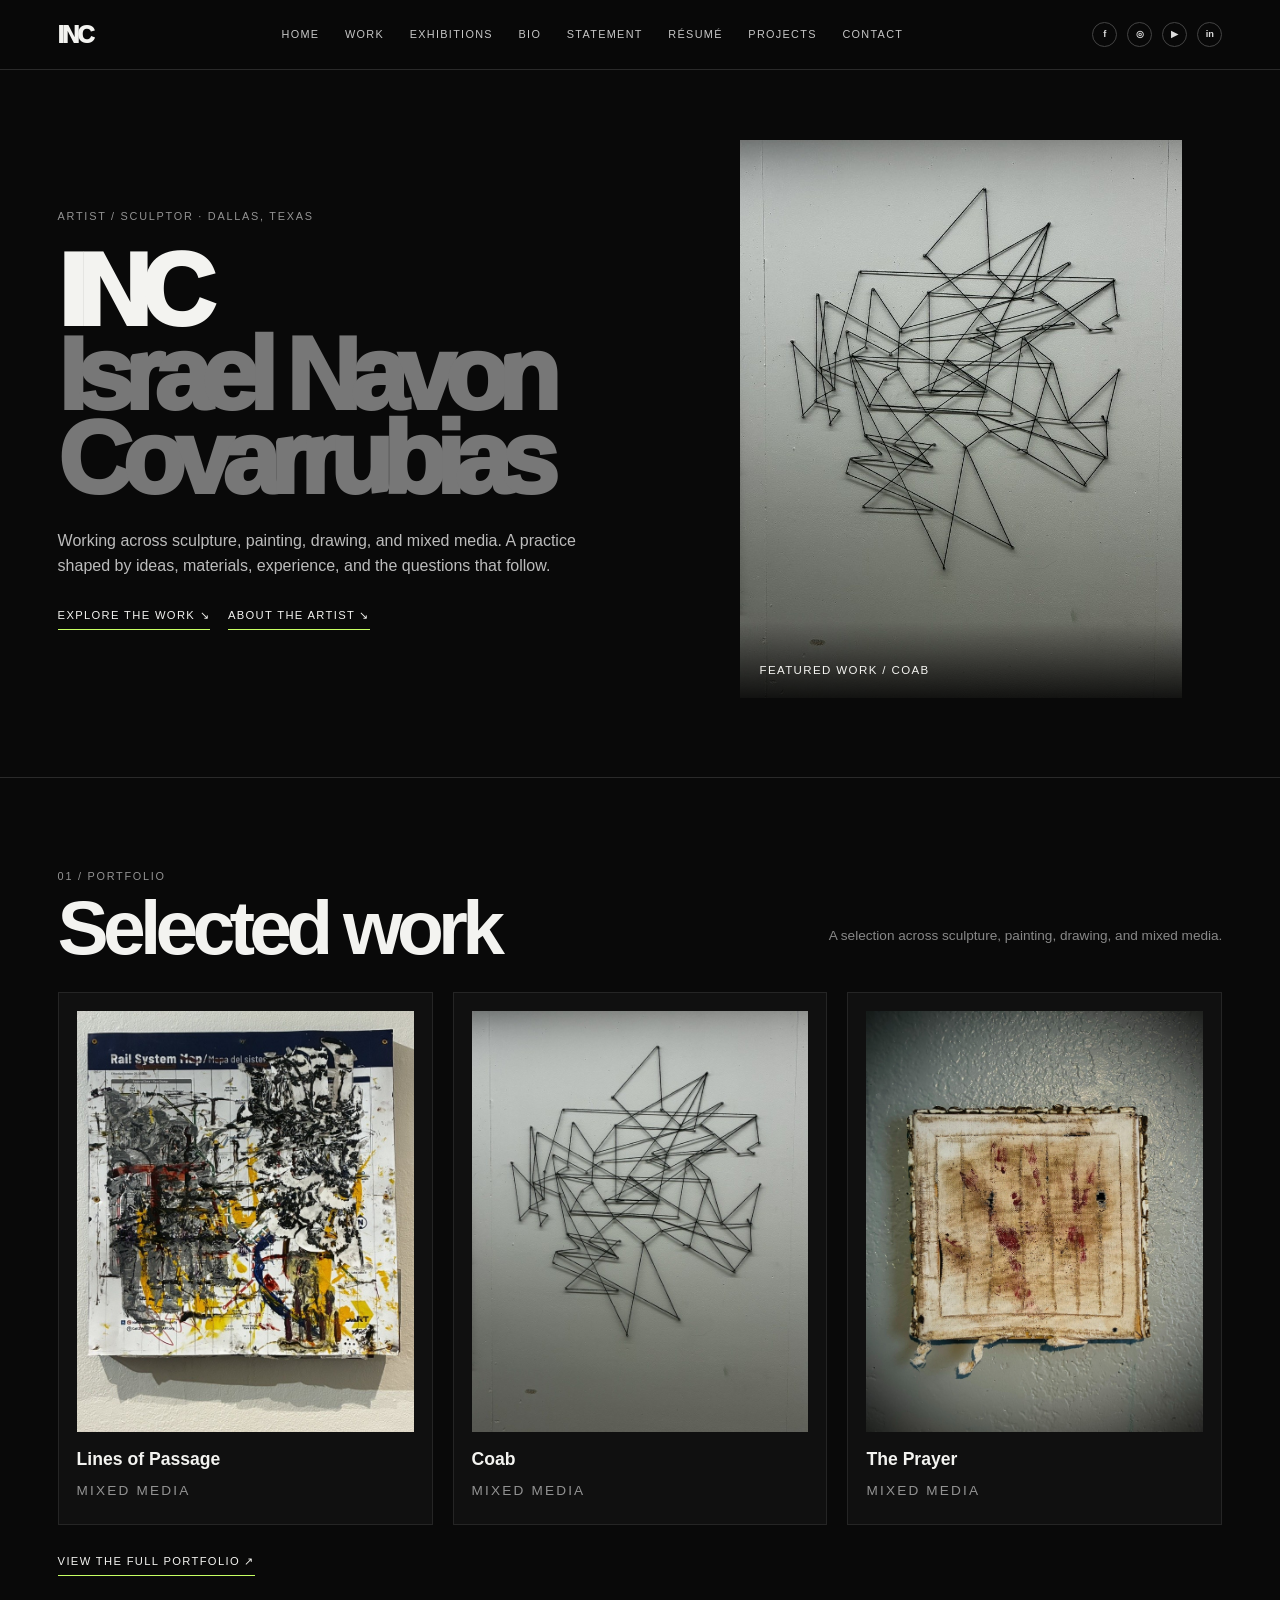
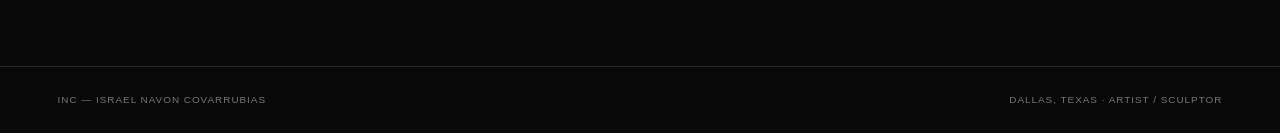
<file: index.html>
<!doctype html><html lang="en"><head><meta charset="utf-8"><meta name="viewport" content="width=device-width,initial-scale=1"><title>Home — INC</title><meta name="description" content="Official portfolio of Dallas-based artist Israel Navon Covarrubias."><meta name="theme-color" content="#090909"><link rel="stylesheet" href="styles.css"></head><body><nav><a class="logo" href="index.html" aria-label="INC home">INC</a><ul class="nav">
<li><a href="index.html">Home</a></li><li><a href="work.html">Work</a></li><li><a href="exhibitions.html">Exhibitions</a></li><li><a href="artist-bio.html">Bio</a></li><li><a href="artist-statement.html">Statement</a></li><li><a href="resume.html">Résumé</a></li><li><a href="projects.html">Projects</a></li><li><a href="contact.html">Contact</a></li></ul><div class="socials" aria-label="Social links">
<a href="https://www.facebook.com/share/1EYhy8aW3t/?mibextid=wwXIfr" aria-label="Facebook" title="Facebook" target="_blank" rel="noopener">f</a>
<a href="https://www.instagram.com/1nccy07/" aria-label="Instagram" title="Instagram" target="_blank" rel="noopener">◎</a>
<a href="https://youtube.com/@inc-yaw" aria-label="YouTube" title="YouTube" target="_blank" rel="noopener">▶</a>
<a href="https://www.linkedin.com/in/israel-covarrubias-417422427/" aria-label="LinkedIn" title="LinkedIn" target="_blank" rel="noopener">in</a></div></nav><main><header class="hero" id="home"><div><div class="eyebrow">Artist / Sculptor · Dallas, Texas</div><h1>INC<span>Israel Navon</span><span>Covarrubias</span></h1><p class="hero-copy">Working across sculpture, painting, drawing, and mixed media. A practice shaped by ideas, materials, experience, and the questions that follow.</p><div class="hero-actions"><a class="text-link" href="work.html">Explore the work ↘</a><a class="text-link" href="artist-bio.html">About the artist ↘</a></div></div><figure class="hero-art"><img src="images/coab-001.jpg" alt="Coab, artwork by Israel Navon Covarrubias"><figcaption>Featured work / Coab</figcaption></figure></header>
<section><div class="section-top"><div><div class="label">01 / Portfolio</div><h2>Selected work</h2></div><p class="section-note">A selection across sculpture, painting, drawing, and mixed media.</p></div><div class="page-grid">
<a class="page-card" href="work.html"><img src="images/lines-of-passage-101.jpg" alt="Lines of Passage"><h3>Lines of Passage</h3><p class="meta">Mixed Media</p></a>
<a class="page-card" href="work.html"><img src="images/coab-001.jpg" alt="Coab"><h3>Coab</h3><p class="meta">Mixed Media</p></a>
<a class="page-card" href="work.html"><img src="images/the-prayer-001.jpg" alt="The Prayer"><h3>The Prayer</h3><p class="meta">Mixed Media</p></a>
</div><div class="hero-actions"><a class="text-link" href="work.html">View the full portfolio ↗</a></div></section>
</main><footer><span>INC — Israel Navon Covarrubias</span><span>Dallas, Texas · Artist / Sculptor</span></footer></body></html>
</file>
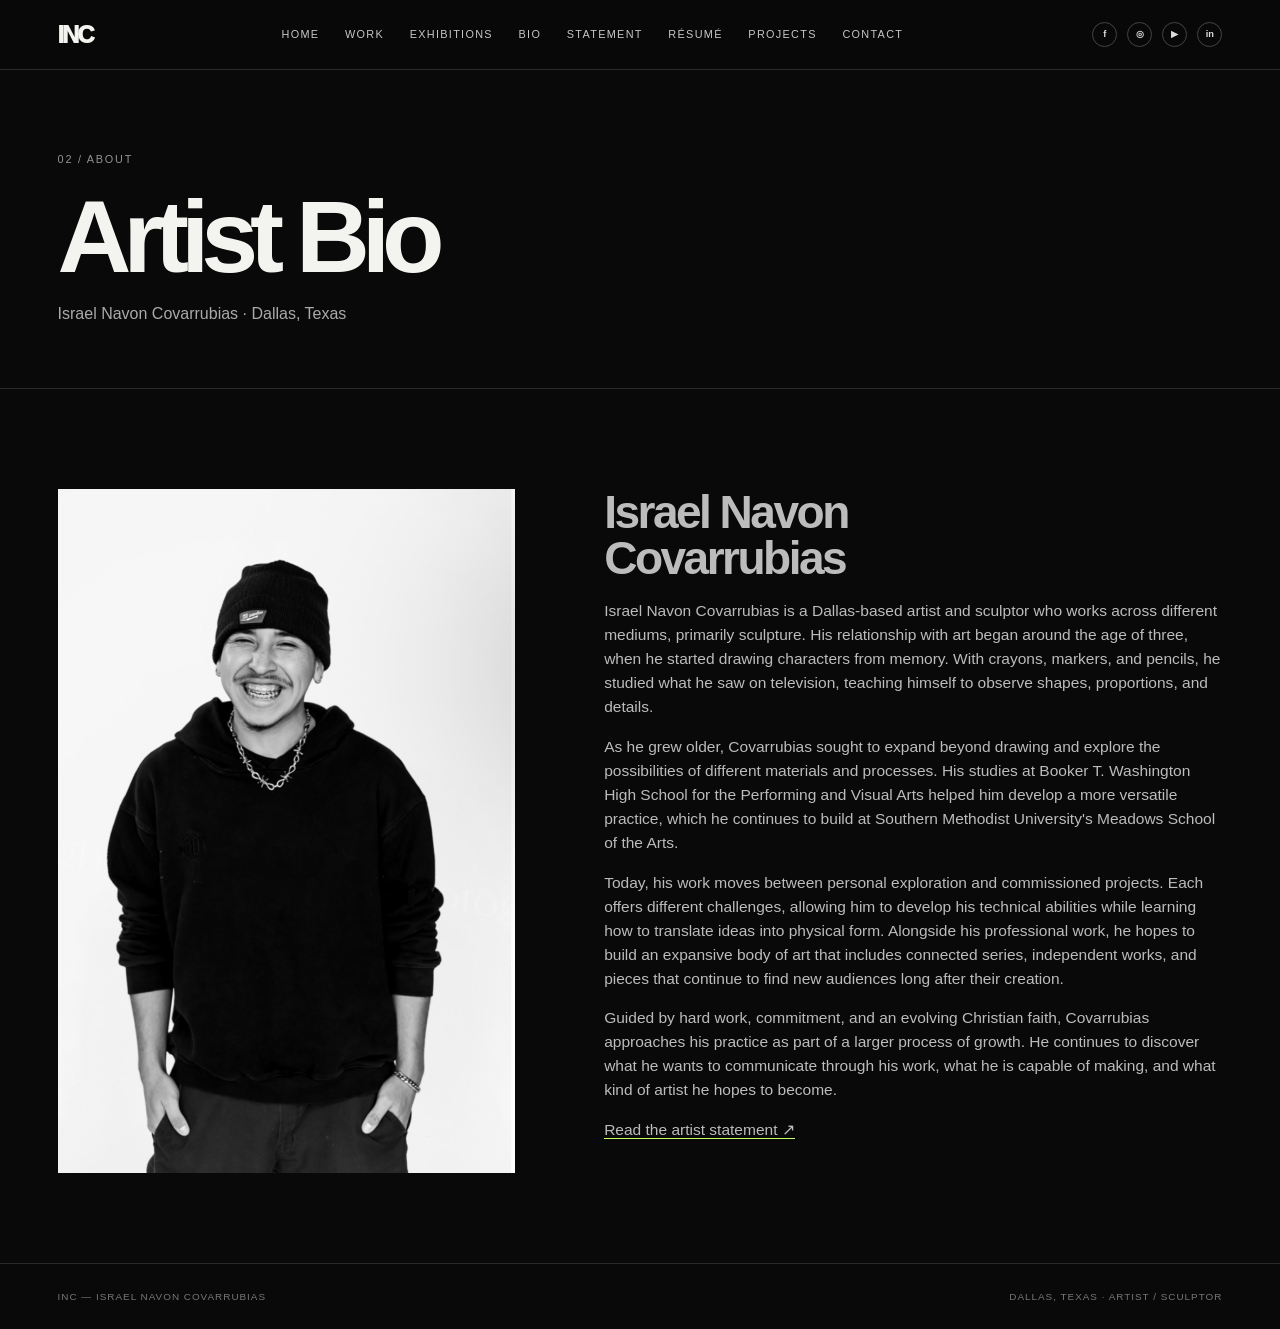
<file: artist-bio.html>
<!doctype html><html lang="en"><head><meta charset="utf-8"><meta name="viewport" content="width=device-width,initial-scale=1"><title>Artist Bio — INC</title><meta name="description" content="Official portfolio of Dallas-based artist Israel Navon Covarrubias."><meta name="theme-color" content="#090909"><link rel="stylesheet" href="styles.css"></head><body><nav><a class="logo" href="index.html" aria-label="INC home">INC</a><ul class="nav">
<li><a href="index.html">Home</a></li><li><a href="work.html">Work</a></li><li><a href="exhibitions.html">Exhibitions</a></li><li><a href="artist-bio.html">Bio</a></li><li><a href="artist-statement.html">Statement</a></li><li><a href="resume.html">Résumé</a></li><li><a href="projects.html">Projects</a></li><li><a href="contact.html">Contact</a></li></ul><div class="socials" aria-label="Social links">
<a href="https://www.facebook.com/share/1EYhy8aW3t/?mibextid=wwXIfr" aria-label="Facebook" title="Facebook" target="_blank" rel="noopener">f</a>
<a href="https://www.instagram.com/1nccy07/" aria-label="Instagram" title="Instagram" target="_blank" rel="noopener">◎</a>
<a href="https://youtube.com/@inc-yaw" aria-label="YouTube" title="YouTube" target="_blank" rel="noopener">▶</a>
<a href="https://www.linkedin.com/in/israel-covarrubias-417422427/" aria-label="LinkedIn" title="LinkedIn" target="_blank" rel="noopener">in</a></div></nav><main><header class="page-hero"><div class="eyebrow">02 / About</div><h1>Artist Bio</h1><p>Israel Navon Covarrubias · Dallas, Texas</p></header><section class="page-content"><div class="about-grid"><div><img class="portrait" src="images/portrait-black-white.jpeg" alt="Portrait of Israel Navon Covarrubias"></div><div class="about-text"><h2 class="about-title">Israel Navon<br>Covarrubias</h2><p>Israel Navon Covarrubias is a Dallas-based artist and sculptor who works across different mediums, primarily sculpture. His relationship with art began around the age of three, when he started drawing characters from memory. With crayons, markers, and pencils, he studied what he saw on television, teaching himself to observe shapes, proportions, and details.</p><p>As he grew older, Covarrubias sought to expand beyond drawing and explore the possibilities of different materials and processes. His studies at Booker T. Washington High School for the Performing and Visual Arts helped him develop a more versatile practice, which he continues to build at Southern Methodist University's Meadows School of the Arts.</p><p>Today, his work moves between personal exploration and commissioned projects. Each offers different challenges, allowing him to develop his technical abilities while learning how to translate ideas into physical form. Alongside his professional work, he hopes to build an expansive body of art that includes connected series, independent works, and pieces that continue to find new audiences long after their creation.</p><p>Guided by hard work, commitment, and an evolving Christian faith, Covarrubias approaches his practice as part of a larger process of growth. He continues to discover what he wants to communicate through his work, what he is capable of making, and what kind of artist he hopes to become.</p><p><a class="inline-link" href="artist-statement.html">Read the artist statement ↗</a></p></div></div></section></main><footer><span>INC — Israel Navon Covarrubias</span><span>Dallas, Texas · Artist / Sculptor</span></footer></body></html>
</file>
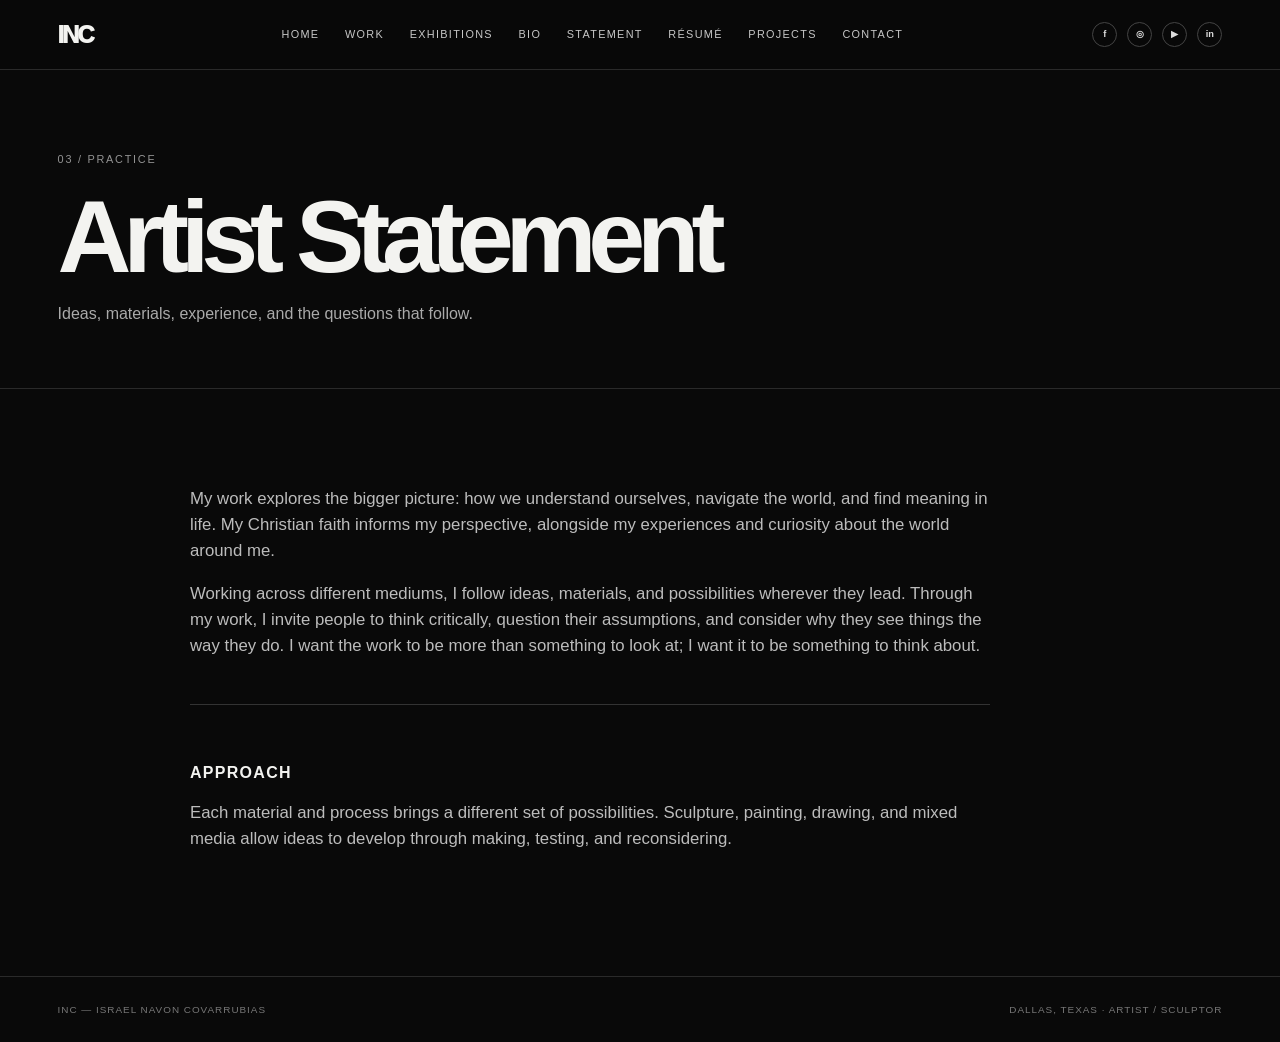
<file: artist-statement.html>
<!doctype html><html lang="en"><head><meta charset="utf-8"><meta name="viewport" content="width=device-width,initial-scale=1"><title>Artist Statement — INC</title><meta name="description" content="Official portfolio of Dallas-based artist Israel Navon Covarrubias."><meta name="theme-color" content="#090909"><link rel="stylesheet" href="styles.css"></head><body><nav><a class="logo" href="index.html" aria-label="INC home">INC</a><ul class="nav">
<li><a href="index.html">Home</a></li><li><a href="work.html">Work</a></li><li><a href="exhibitions.html">Exhibitions</a></li><li><a href="artist-bio.html">Bio</a></li><li><a href="artist-statement.html">Statement</a></li><li><a href="resume.html">Résumé</a></li><li><a href="projects.html">Projects</a></li><li><a href="contact.html">Contact</a></li></ul><div class="socials" aria-label="Social links">
<a href="https://www.facebook.com/share/1EYhy8aW3t/?mibextid=wwXIfr" aria-label="Facebook" title="Facebook" target="_blank" rel="noopener">f</a>
<a href="https://www.instagram.com/1nccy07/" aria-label="Instagram" title="Instagram" target="_blank" rel="noopener">◎</a>
<a href="https://youtube.com/@inc-yaw" aria-label="YouTube" title="YouTube" target="_blank" rel="noopener">▶</a>
<a href="https://www.linkedin.com/in/israel-covarrubias-417422427/" aria-label="LinkedIn" title="LinkedIn" target="_blank" rel="noopener">in</a></div></nav><main><header class="page-hero"><div class="eyebrow">03 / Practice</div><h1>Artist Statement</h1><p>Ideas, materials, experience, and the questions that follow.</p></header><section class="page-content"><div class="statement-page"><div class="about-text"><p>My work explores the bigger picture: how we understand ourselves, navigate the world, and find meaning in life. My Christian faith informs my perspective, alongside my experiences and curiosity about the world around me.</p><p>Working across different mediums, I follow ideas, materials, and possibilities wherever they lead. Through my work, I invite people to think critically, question their assumptions, and consider why they see things the way they do. I want the work to be more than something to look at; I want it to be something to think about.</p><div class="statement"><h3>Approach</h3><p>Each material and process brings a different set of possibilities. Sculpture, painting, drawing, and mixed media allow ideas to develop through making, testing, and reconsidering.</p></div></div></div></section></main><footer><span>INC — Israel Navon Covarrubias</span><span>Dallas, Texas · Artist / Sculptor</span></footer></body></html>
</file>
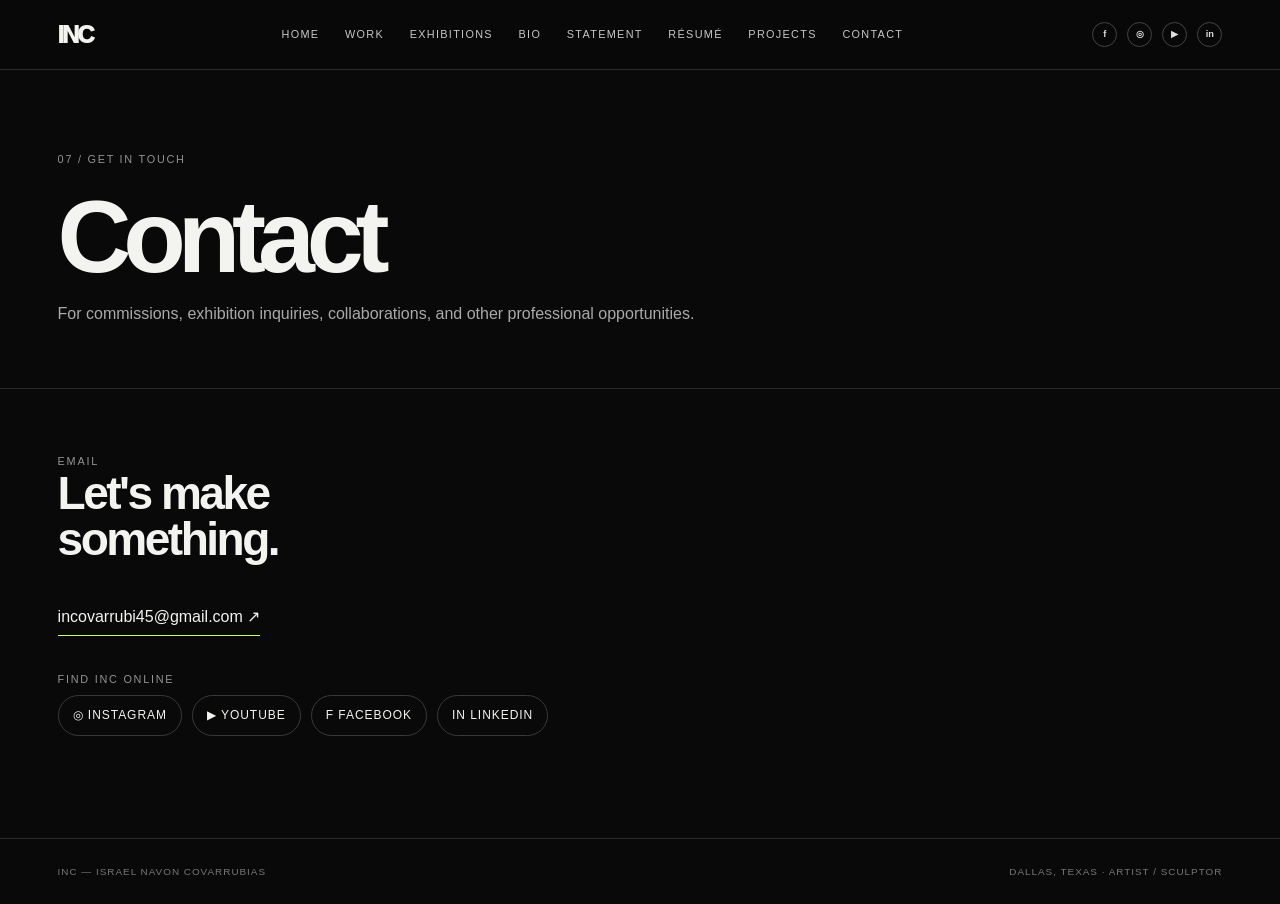
<file: contact.html>
<!doctype html><html lang="en"><head><meta charset="utf-8"><meta name="viewport" content="width=device-width,initial-scale=1"><title>Contact — INC</title><meta name="description" content="Official portfolio of Dallas-based artist Israel Navon Covarrubias."><meta name="theme-color" content="#090909"><link rel="stylesheet" href="styles.css"></head><body><nav><a class="logo" href="index.html" aria-label="INC home">INC</a><ul class="nav">
<li><a href="index.html">Home</a></li><li><a href="work.html">Work</a></li><li><a href="exhibitions.html">Exhibitions</a></li><li><a href="artist-bio.html">Bio</a></li><li><a href="artist-statement.html">Statement</a></li><li><a href="resume.html">Résumé</a></li><li><a href="projects.html">Projects</a></li><li><a href="contact.html">Contact</a></li></ul><div class="socials" aria-label="Social links">
<a href="https://www.facebook.com/share/1EYhy8aW3t/?mibextid=wwXIfr" aria-label="Facebook" title="Facebook" target="_blank" rel="noopener">f</a>
<a href="https://www.instagram.com/1nccy07/" aria-label="Instagram" title="Instagram" target="_blank" rel="noopener">◎</a>
<a href="https://youtube.com/@inc-yaw" aria-label="YouTube" title="YouTube" target="_blank" rel="noopener">▶</a>
<a href="https://www.linkedin.com/in/israel-covarrubias-417422427/" aria-label="LinkedIn" title="LinkedIn" target="_blank" rel="noopener">in</a></div></nav><main><header class="page-hero"><div class="eyebrow">07 / Get in touch</div><h1>Contact</h1><p>For commissions, exhibition inquiries, collaborations, and other professional opportunities.</p></header><section class="page-content contact"><div class="label">Email</div><h2>Let's make<br>something.</h2><a class="email" href="mailto:incovarrubi45@gmail.com">incovarrubi45@gmail.com ↗</a><div style="margin-top:35px"><div class="label">Find INC online</div><a class="social-link" href="https://www.instagram.com/1nccy07/" target="_blank" rel="noopener">◎ Instagram</a><a class="social-link" href="https://youtube.com/@inc-yaw" target="_blank" rel="noopener">▶ YouTube</a><a class="social-link" href="https://www.facebook.com/share/1EYhy8aW3t/?mibextid=wwXIfr" target="_blank" rel="noopener">f Facebook</a><a class="social-link" href="https://www.linkedin.com/in/israel-covarrubias-417422427/" target="_blank" rel="noopener">in LinkedIn</a></div></section></main><footer><span>INC — Israel Navon Covarrubias</span><span>Dallas, Texas · Artist / Sculptor</span></footer></body></html>
</file>
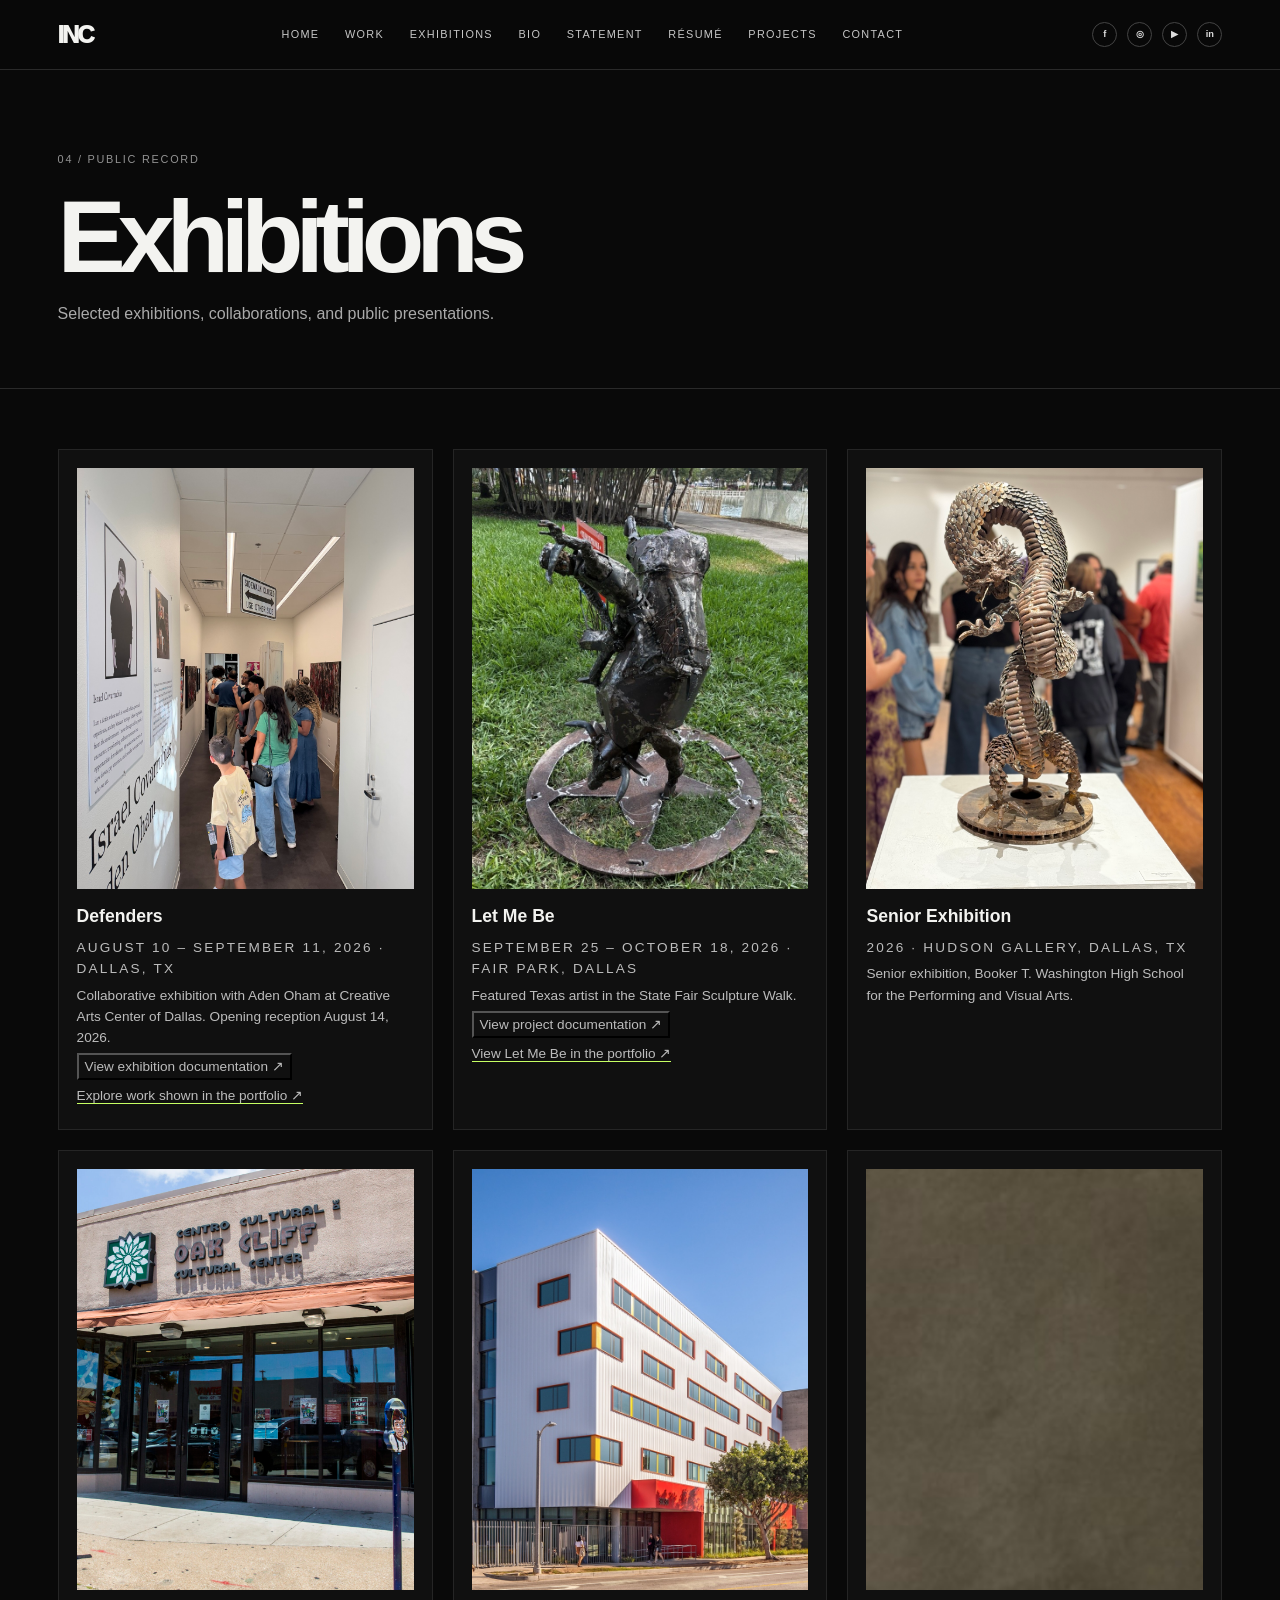
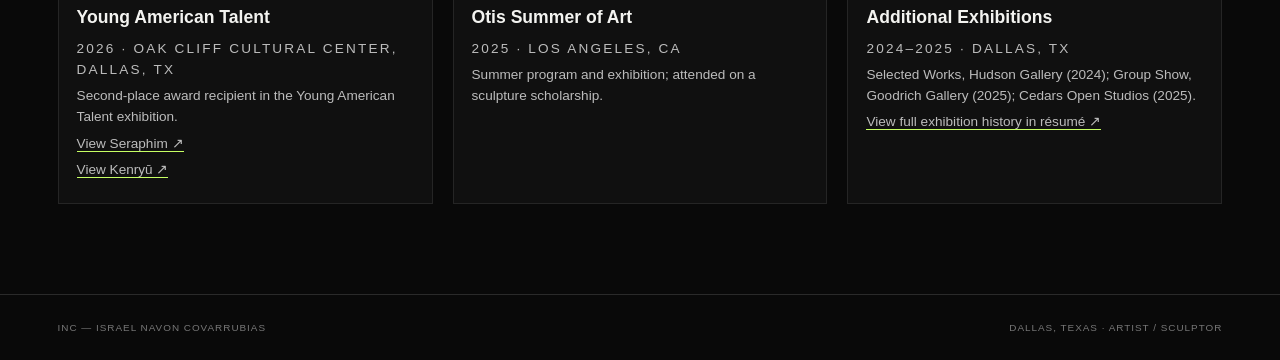
<file: exhibitions.html>
<!doctype html><html lang="en"><head><meta charset="utf-8"><meta name="viewport" content="width=device-width,initial-scale=1"><title>Exhibitions — INC</title><meta name="description" content="Official portfolio of Dallas-based artist Israel Navon Covarrubias."><meta name="theme-color" content="#090909"><link rel="stylesheet" href="styles.css"></head><body><nav><a class="logo" href="index.html" aria-label="INC home">INC</a><ul class="nav">
<li><a href="index.html">Home</a></li><li><a href="work.html">Work</a></li><li><a href="exhibitions.html">Exhibitions</a></li><li><a href="artist-bio.html">Bio</a></li><li><a href="artist-statement.html">Statement</a></li><li><a href="resume.html">Résumé</a></li><li><a href="projects.html">Projects</a></li><li><a href="contact.html">Contact</a></li></ul><div class="socials" aria-label="Social links">
<a href="https://www.facebook.com/share/1EYhy8aW3t/?mibextid=wwXIfr" aria-label="Facebook" title="Facebook" target="_blank" rel="noopener">f</a>
<a href="https://www.instagram.com/1nccy07/" aria-label="Instagram" title="Instagram" target="_blank" rel="noopener">◎</a>
<a href="https://youtube.com/@inc-yaw" aria-label="YouTube" title="YouTube" target="_blank" rel="noopener">▶</a>
<a href="https://www.linkedin.com/in/israel-covarrubias-417422427/" aria-label="LinkedIn" title="LinkedIn" target="_blank" rel="noopener">in</a></div></nav><main><header class="page-hero"><div class="eyebrow">04 / Public record</div><h1>Exhibitions</h1><p>Selected exhibitions, collaborations, and public presentations.</p></header><section class="page-content"><div class="page-grid">
<article class="page-card"><img src="images/defenders-gallery-view.jpeg" alt="Defenders exhibition installation"><h3>Defenders</h3><p class="meta">August 10 – September 11, 2026 · Dallas, TX</p><p>Collaborative exhibition with Aden Oham at Creative Arts Center of Dallas. Opening reception August 14, 2026.</p><p><button class="inline-link gallery-open" data-title="Defenders — exhibition documentation" data-images="images/defenders-gallery-view.jpeg|images/defenders-gallery-candid.jpeg|images/defenders-audience-wide.jpeg|images/defenders-audience-close.jpeg|images/defenders-original-flyer.png">View exhibition documentation ↗</button></p><p><a class="inline-link" href="work.html">Explore work shown in the portfolio ↗</a></p></article>
<article class="page-card"><img src="images/let-me-be-002.jpg" alt="Let Me Be in its silver finish"><h3>Let Me Be</h3><p class="meta">September 25 – October 18, 2026 · Fair Park, Dallas</p><p>Featured Texas artist in the State Fair Sculpture Walk.</p><p><button class="inline-link gallery-open" data-title="Let Me Be — State Fair documentation" data-images="images/let-me-be-002.jpg|images/let-me-be-004.jpg|images/let-me-be-001.jpg|images/let-me-be-state-fair-installation.jpeg|images/state-fair-flyer.png">View project documentation ↗</button></p><p><a class="inline-link" href="work.html">View Let Me Be in the portfolio ↗</a></p></article>
<article class="page-card"><img src="images/senior-exhibition-2026.jpeg" alt="Artwork displayed for the 2026 Senior Exhibition"><h3>Senior Exhibition</h3><p class="meta">2026 · Hudson Gallery, Dallas, TX</p><p>Senior exhibition, Booker T. Washington High School for the Performing and Visual Arts.</p></article>
<article class="page-card"><img src="images/young-american-talent-oak-cliff.jpeg" alt="Oak Cliff Cultural Center, venue for Young American Talent"><h3>Young American Talent</h3><p class="meta">2026 · Oak Cliff Cultural Center, Dallas, TX</p><p>Second-place award recipient in the Young American Talent exhibition.</p><p><a class="inline-link" href="work.html#seraphim">View Seraphim ↗</a></p><p><a class="inline-link" href="work.html#kenryu">View Kenryū ↗</a></p></article>
<article class="page-card"><img src="images/otis-summer-of-art-campus.jpeg" alt="Otis College campus in Los Angeles"><h3>Otis Summer of Art</h3><p class="meta">2025 · Los Angeles, CA</p><p>Summer program and exhibition; attended on a sculpture scholarship.</p></article>
<article class="page-card"><img src="images/additional-exhibitions.jpeg" alt="Additional exhibition documentation"><h3>Additional Exhibitions</h3><p class="meta">2024–2025 · Dallas, TX</p><p>Selected Works, Hudson Gallery (2024); Group Show, Goodrich Gallery (2025); Cedars Open Studios (2025).</p><p><a class="inline-link" href="resume.html#exhibition-history">View full exhibition history in résumé ↗</a></p></article></div></section><div class="flyer-modal" id="flyer-modal" aria-hidden="true"><div class="flyer-modal-inner"><div class="flyer-modal-head"><strong id="flyer-title">Exhibition documentation</strong><button type="button" id="flyer-close" aria-label="Close documentation">×</button></div><div id="flyer-gallery" class="page-grid"></div></div></div></main><footer><span>INC — Israel Navon Covarrubias</span><span>Dallas, Texas · Artist / Sculptor</span></footer><script>const fm=document.getElementById('flyer-modal'),fg=document.getElementById('flyer-gallery'),ft=document.getElementById('flyer-title');document.querySelectorAll('.gallery-open').forEach(b=>b.addEventListener('click',()=>{fg.innerHTML='';ft.textContent=b.dataset.title;b.dataset.images.split('|').forEach((src,i)=>{const a=document.createElement('a');a.href=src;a.target='_blank';a.rel='noopener';a.className='page-card';const im=document.createElement('img');im.src=src;im.alt=b.dataset.title+' '+(i+1);a.appendChild(im);fg.appendChild(a)});fm.classList.add('open');fm.setAttribute('aria-hidden','false');document.body.style.overflow='hidden'}));function closeFlyer(){fm.classList.remove('open');fm.setAttribute('aria-hidden','true');fg.innerHTML='';document.body.style.overflow=''}document.getElementById('flyer-close').addEventListener('click',closeFlyer);fm.addEventListener('click',e=>{if(e.target===fm)closeFlyer()});document.addEventListener('keydown',e=>{if(e.key==='Escape')closeFlyer()});</script></body></html>
</file>
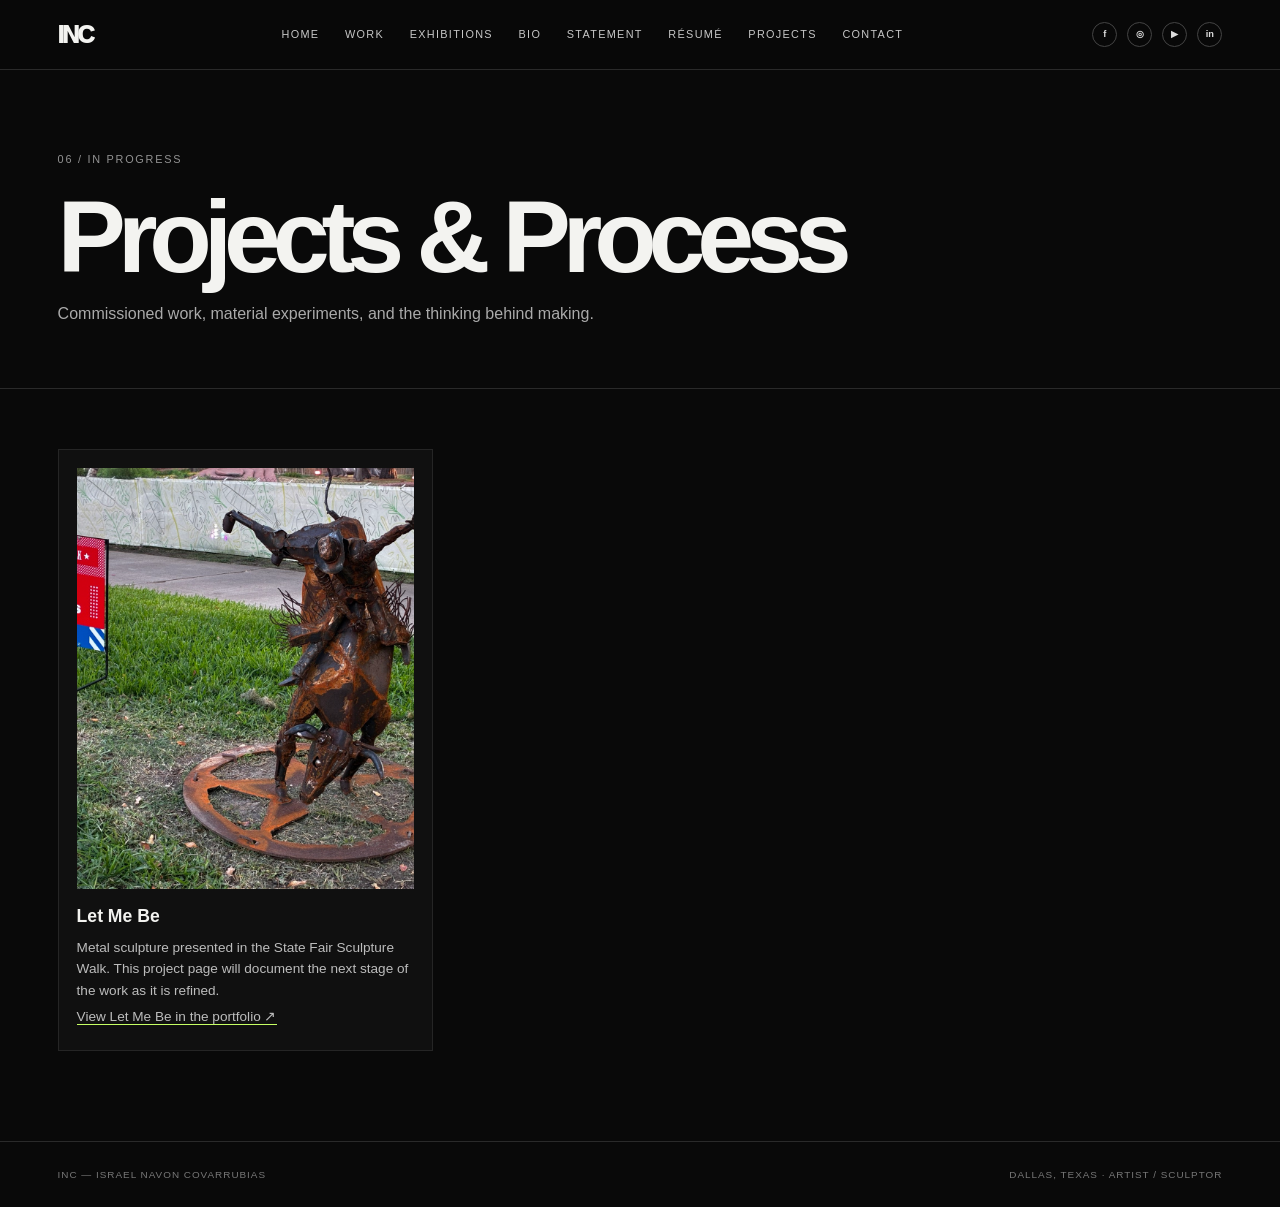
<file: projects.html>
<!doctype html><html lang="en"><head><meta charset="utf-8"><meta name="viewport" content="width=device-width,initial-scale=1"><title>Projects & Process — INC</title><meta name="description" content="Official portfolio of Dallas-based artist Israel Navon Covarrubias."><meta name="theme-color" content="#090909"><link rel="stylesheet" href="styles.css"></head><body><nav><a class="logo" href="index.html" aria-label="INC home">INC</a><ul class="nav">
<li><a href="index.html">Home</a></li><li><a href="work.html">Work</a></li><li><a href="exhibitions.html">Exhibitions</a></li><li><a href="artist-bio.html">Bio</a></li><li><a href="artist-statement.html">Statement</a></li><li><a href="resume.html">Résumé</a></li><li><a href="projects.html">Projects</a></li><li><a href="contact.html">Contact</a></li></ul><div class="socials" aria-label="Social links">
<a href="https://www.facebook.com/share/1EYhy8aW3t/?mibextid=wwXIfr" aria-label="Facebook" title="Facebook" target="_blank" rel="noopener">f</a>
<a href="https://www.instagram.com/1nccy07/" aria-label="Instagram" title="Instagram" target="_blank" rel="noopener">◎</a>
<a href="https://youtube.com/@inc-yaw" aria-label="YouTube" title="YouTube" target="_blank" rel="noopener">▶</a>
<a href="https://www.linkedin.com/in/israel-covarrubias-417422427/" aria-label="LinkedIn" title="LinkedIn" target="_blank" rel="noopener">in</a></div></nav><main><header class="page-hero"><div class="eyebrow">06 / In progress</div><h1>Projects & Process</h1><p>Commissioned work, material experiments, and the thinking behind making.</p></header><section class="page-content"><div class="page-grid"><article class="page-card"><a href="work.html" aria-label="View Let Me Be in the portfolio"><img src="images/let-me-be-state-fair-installation.jpeg" alt="Let Me Be in its rusted installation state at the State Fair Sculpture Walk"></a><h3>Let Me Be</h3><p>Metal sculpture presented in the State Fair Sculpture Walk. This project page will document the next stage of the work as it is refined.</p><p><a class="inline-link" href="work.html">View Let Me Be in the portfolio ↗</a></p></article></div></section></main><footer><span>INC — Israel Navon Covarrubias</span><span>Dallas, Texas · Artist / Sculptor</span></footer></body></html>
</file>
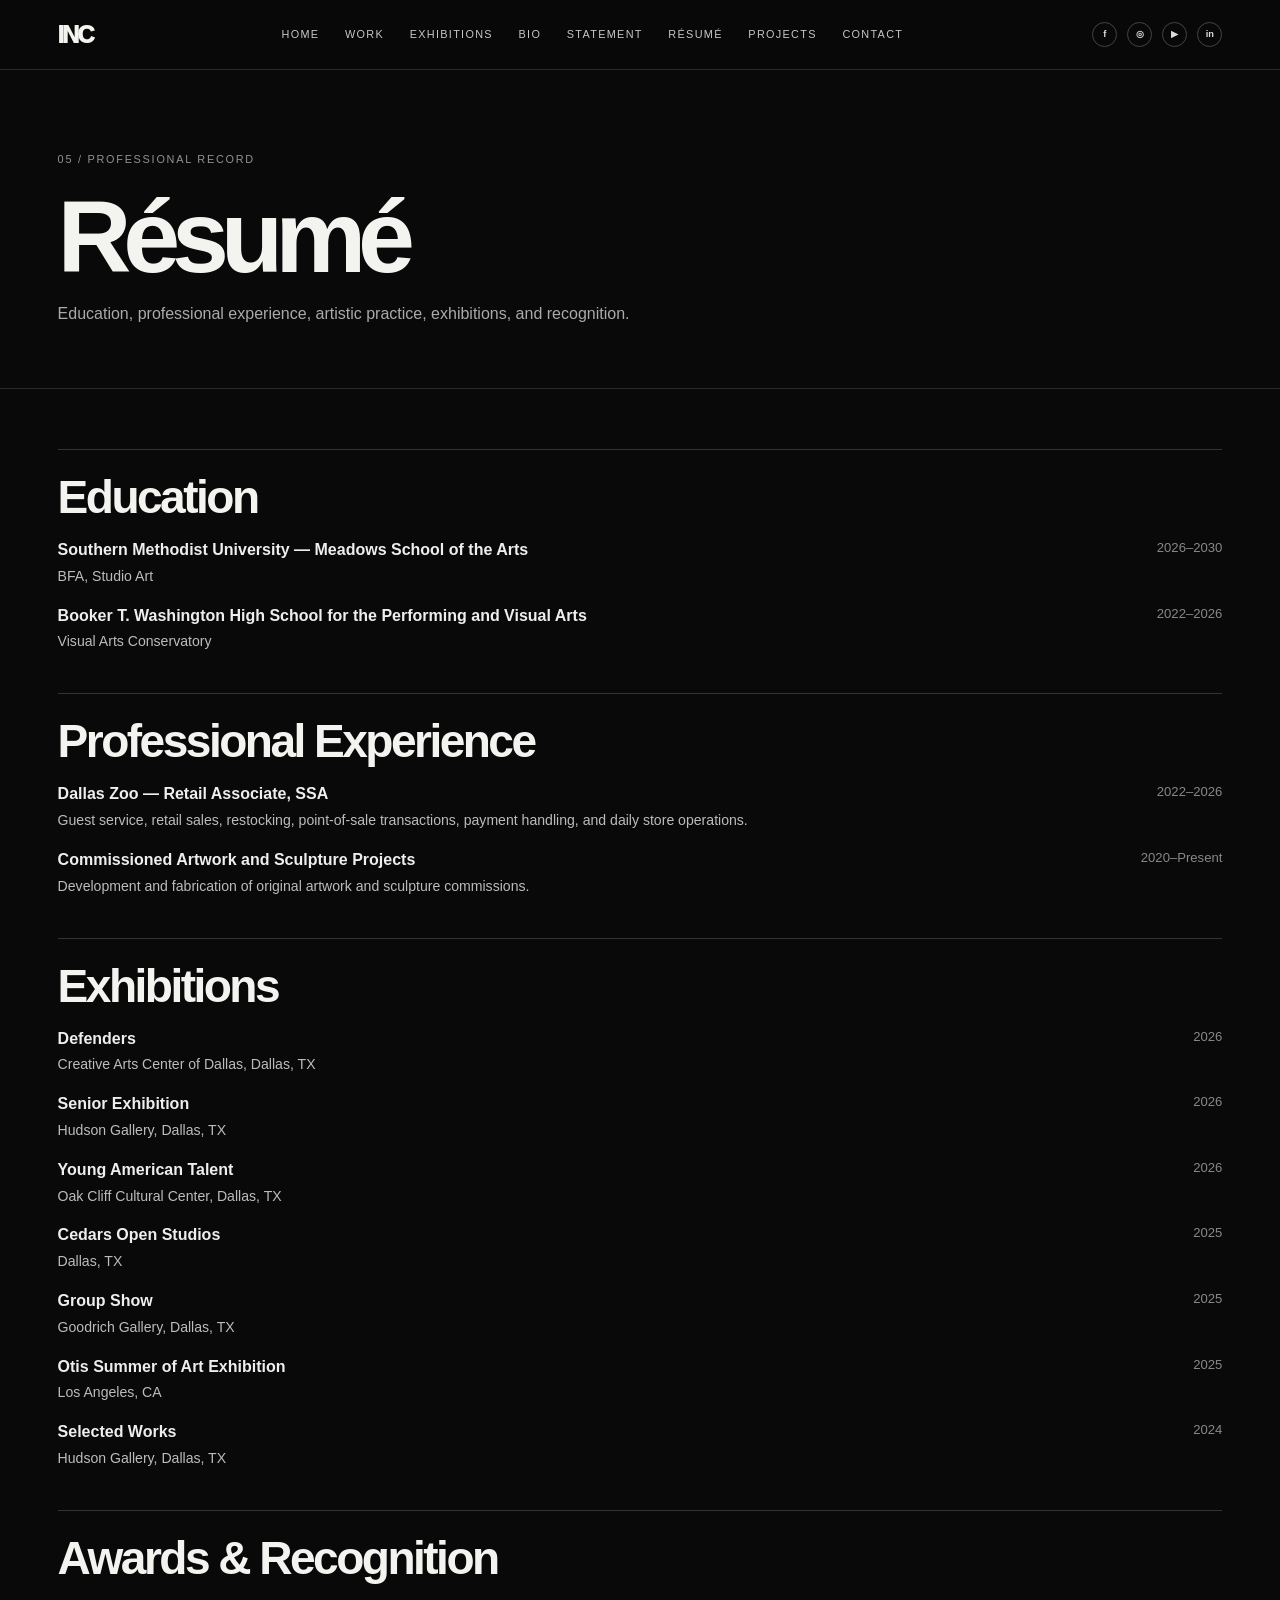
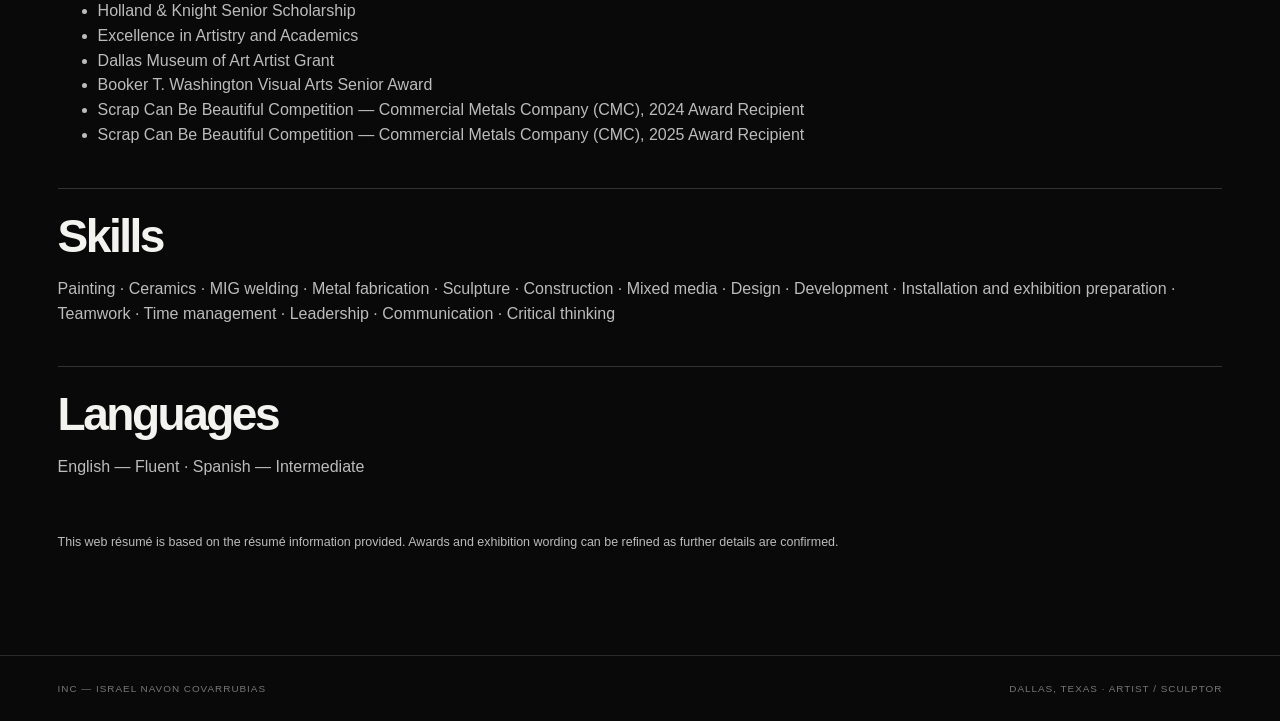
<file: resume.html>
<!doctype html><html lang="en"><head><meta charset="utf-8"><meta name="viewport" content="width=device-width,initial-scale=1"><title>Résumé — INC</title><meta name="description" content="Official portfolio of Dallas-based artist Israel Navon Covarrubias."><meta name="theme-color" content="#090909"><link rel="stylesheet" href="styles.css"></head><body><nav><a class="logo" href="index.html" aria-label="INC home">INC</a><ul class="nav">
<li><a href="index.html">Home</a></li><li><a href="work.html">Work</a></li><li><a href="exhibitions.html">Exhibitions</a></li><li><a href="artist-bio.html">Bio</a></li><li><a href="artist-statement.html">Statement</a></li><li><a href="resume.html">Résumé</a></li><li><a href="projects.html">Projects</a></li><li><a href="contact.html">Contact</a></li></ul><div class="socials" aria-label="Social links">
<a href="https://www.facebook.com/share/1EYhy8aW3t/?mibextid=wwXIfr" aria-label="Facebook" title="Facebook" target="_blank" rel="noopener">f</a>
<a href="https://www.instagram.com/1nccy07/" aria-label="Instagram" title="Instagram" target="_blank" rel="noopener">◎</a>
<a href="https://youtube.com/@inc-yaw" aria-label="YouTube" title="YouTube" target="_blank" rel="noopener">▶</a>
<a href="https://www.linkedin.com/in/israel-covarrubias-417422427/" aria-label="LinkedIn" title="LinkedIn" target="_blank" rel="noopener">in</a></div></nav><main><header class="page-hero"><div class="eyebrow">05 / Professional record</div><h1>Résumé</h1><p>Education, professional experience, artistic practice, exhibitions, and recognition.</p></header><section class="page-content"><div class="resume-section"><h2>Education</h2><div class="resume-entry"><div><strong>Southern Methodist University — Meadows School of the Arts</strong><p>BFA, Studio Art</p></div><div class="date">2026–2030</div></div><div class="resume-entry"><div><strong>Booker T. Washington High School for the Performing and Visual Arts</strong><p>Visual Arts Conservatory</p></div><div class="date">2022–2026</div></div></div>
<div class="resume-section"><h2>Professional Experience</h2><div class="resume-entry"><div><strong>Dallas Zoo — Retail Associate, SSA</strong><p>Guest service, retail sales, restocking, point-of-sale transactions, payment handling, and daily store operations.</p></div><div class="date">2022–2026</div></div><div class="resume-entry"><div><strong>Commissioned Artwork and Sculpture Projects</strong><p>Development and fabrication of original artwork and sculpture commissions.</p></div><div class="date">2020–Present</div></div></div>
<div class="resume-section"><h2 id="exhibition-history">Exhibitions</h2><div class="resume-entry"><div><strong>Defenders</strong><p>Creative Arts Center of Dallas, Dallas, TX</p></div><div class="date">2026</div></div><div class="resume-entry"><div><strong>Senior Exhibition</strong><p>Hudson Gallery, Dallas, TX</p></div><div class="date">2026</div></div><div class="resume-entry"><div><strong>Young American Talent</strong><p>Oak Cliff Cultural Center, Dallas, TX</p></div><div class="date">2026</div></div><div class="resume-entry"><div><strong>Cedars Open Studios</strong><p>Dallas, TX</p></div><div class="date">2025</div></div><div class="resume-entry"><div><strong>Group Show</strong><p>Goodrich Gallery, Dallas, TX</p></div><div class="date">2025</div></div><div class="resume-entry"><div><strong>Otis Summer of Art Exhibition</strong><p>Los Angeles, CA</p></div><div class="date">2025</div></div><div class="resume-entry"><div><strong>Selected Works</strong><p>Hudson Gallery, Dallas, TX</p></div><div class="date">2024</div></div></div>
<div class="resume-section"><h2>Awards & Recognition</h2><ul><li>Holland & Knight Senior Scholarship</li><li>Excellence in Artistry and Academics</li><li>Dallas Museum of Art Artist Grant</li><li>Booker T. Washington Visual Arts Senior Award</li><li>Scrap Can Be Beautiful Competition — Commercial Metals Company (CMC), 2024 Award Recipient</li><li>Scrap Can Be Beautiful Competition — Commercial Metals Company (CMC), 2025 Award Recipient</li></ul></div>
<div class="resume-section"><h2>Skills</h2><p>Painting · Ceramics · MIG welding · Metal fabrication · Sculpture · Construction · Mixed media · Design · Development · Installation and exhibition preparation · Teamwork · Time management · Leadership · Communication · Critical thinking</p></div><div class="resume-section"><h2>Languages</h2><p>English — Fluent · Spanish — Intermediate</p></div><p class="small-note">This web résumé is based on the résumé information provided. Awards and exhibition wording can be refined as further details are confirmed.</p></section></main><footer><span>INC — Israel Navon Covarrubias</span><span>Dallas, Texas · Artist / Sculptor</span></footer></body></html>
</file>
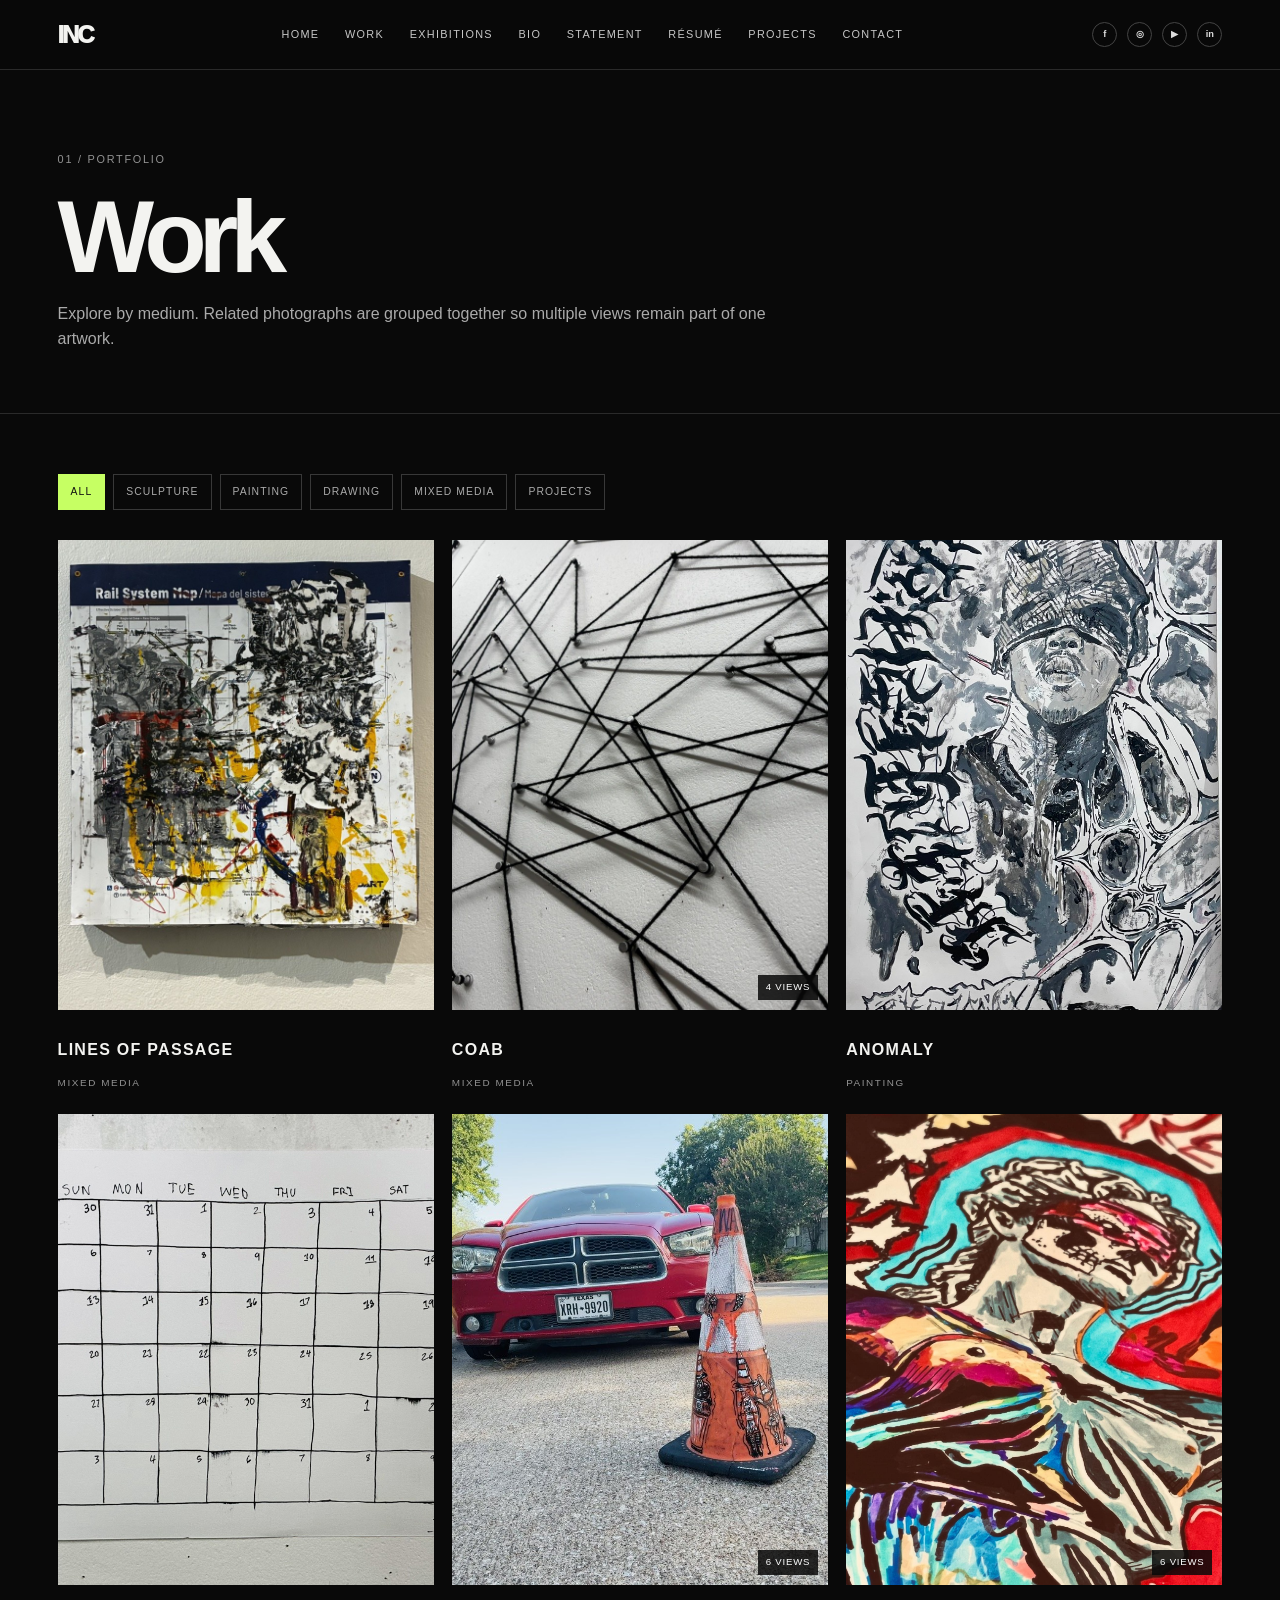
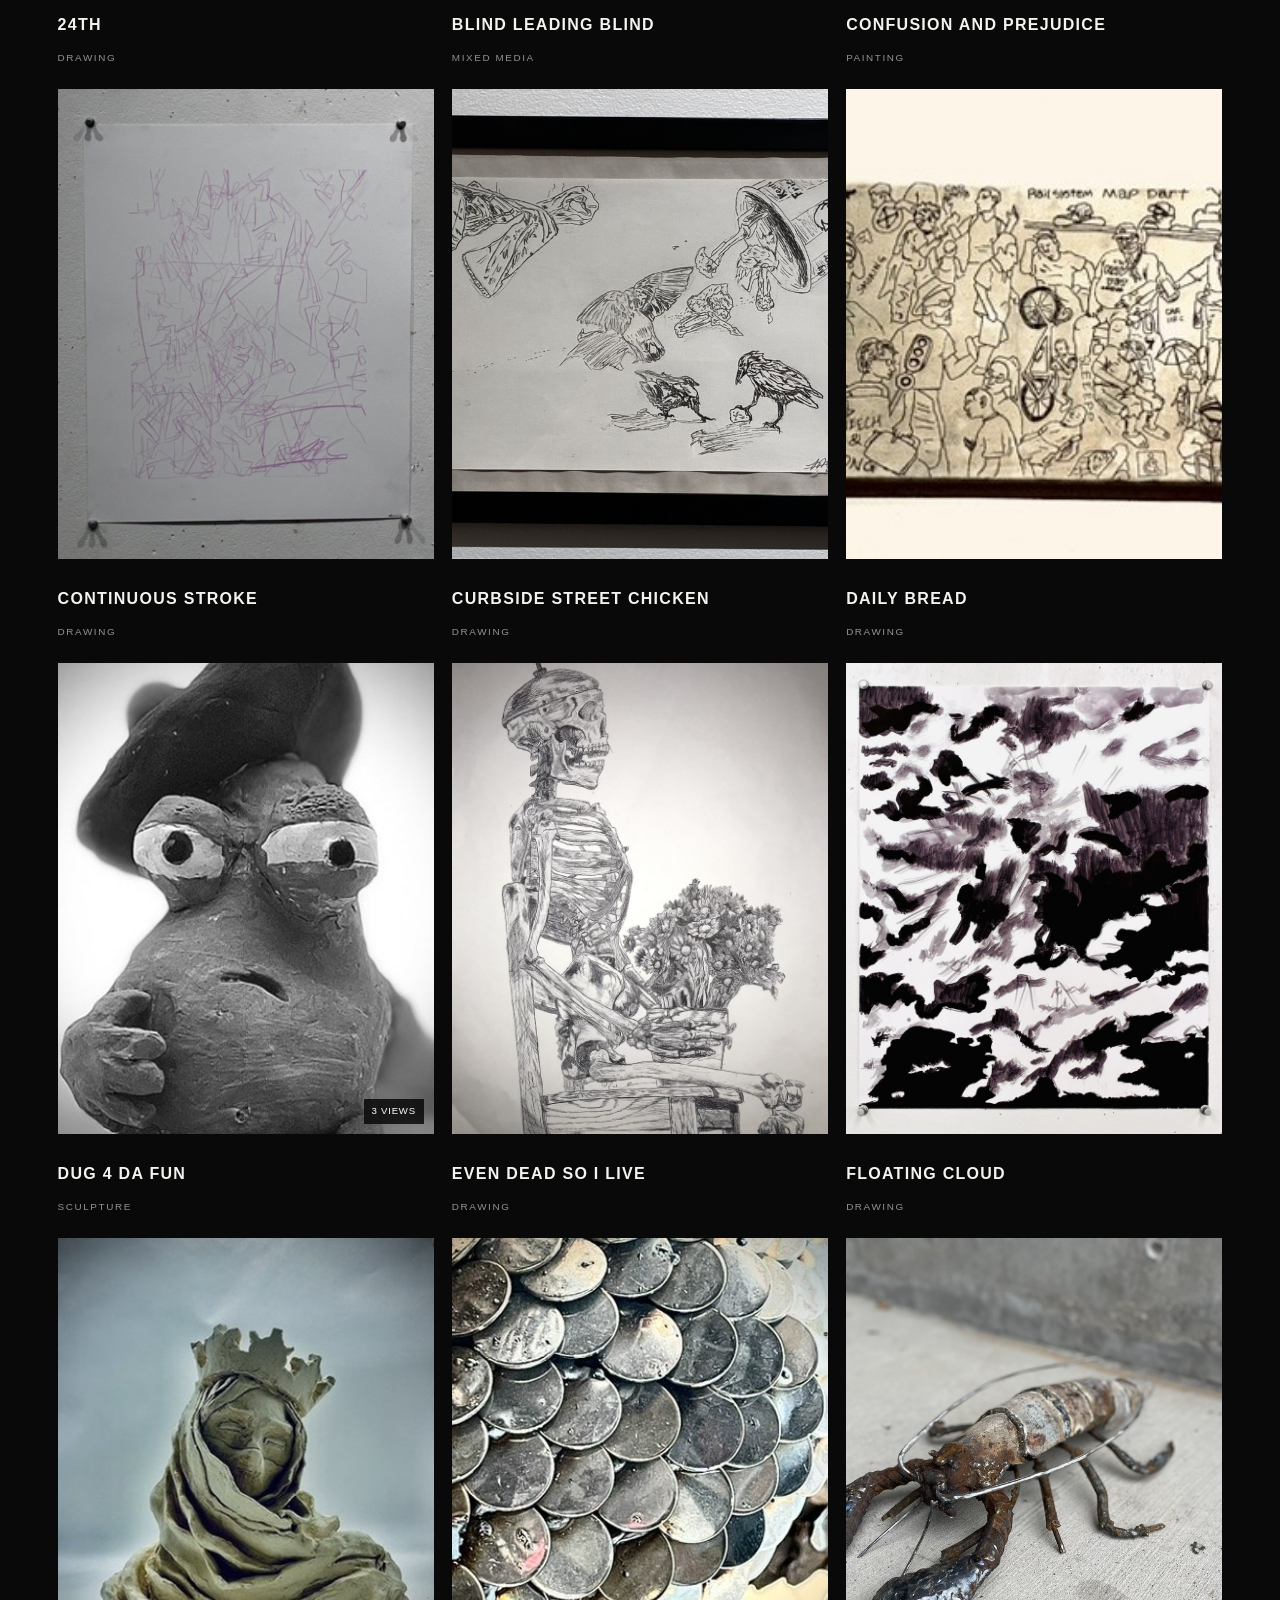
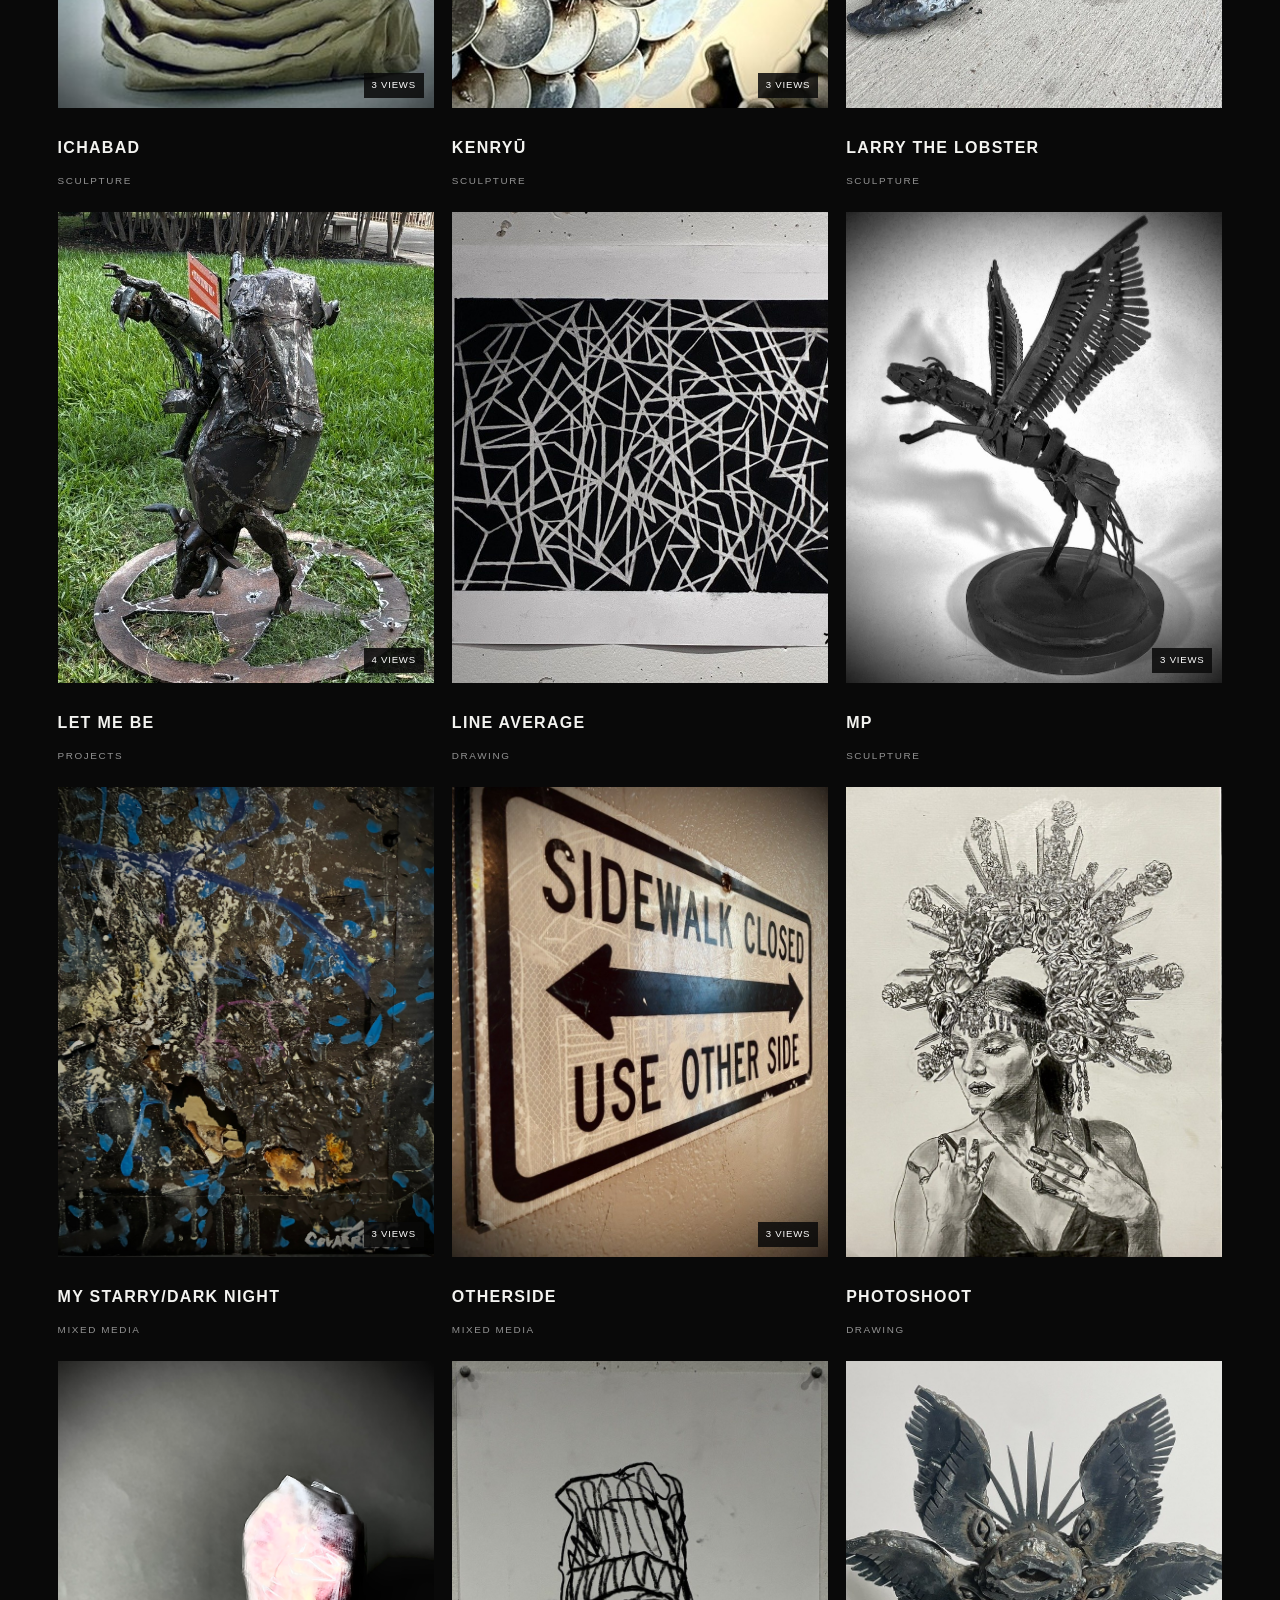
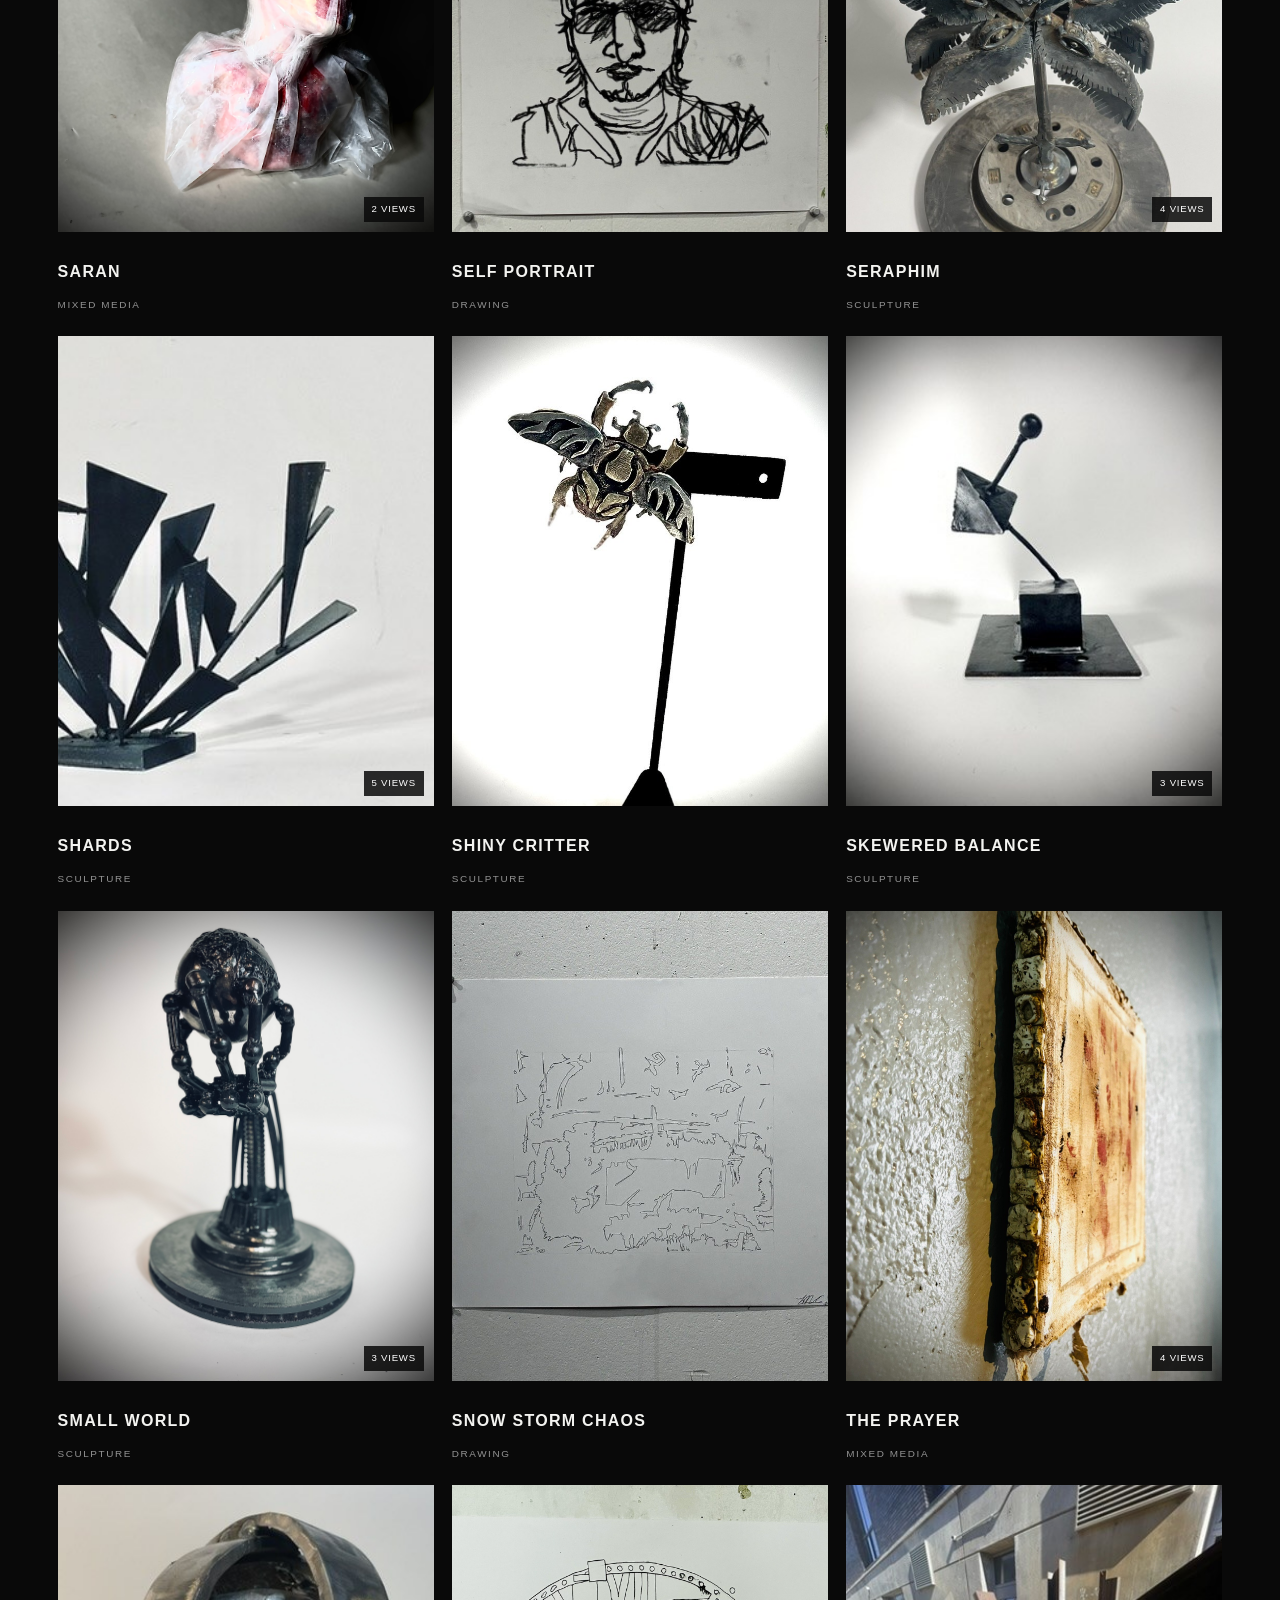
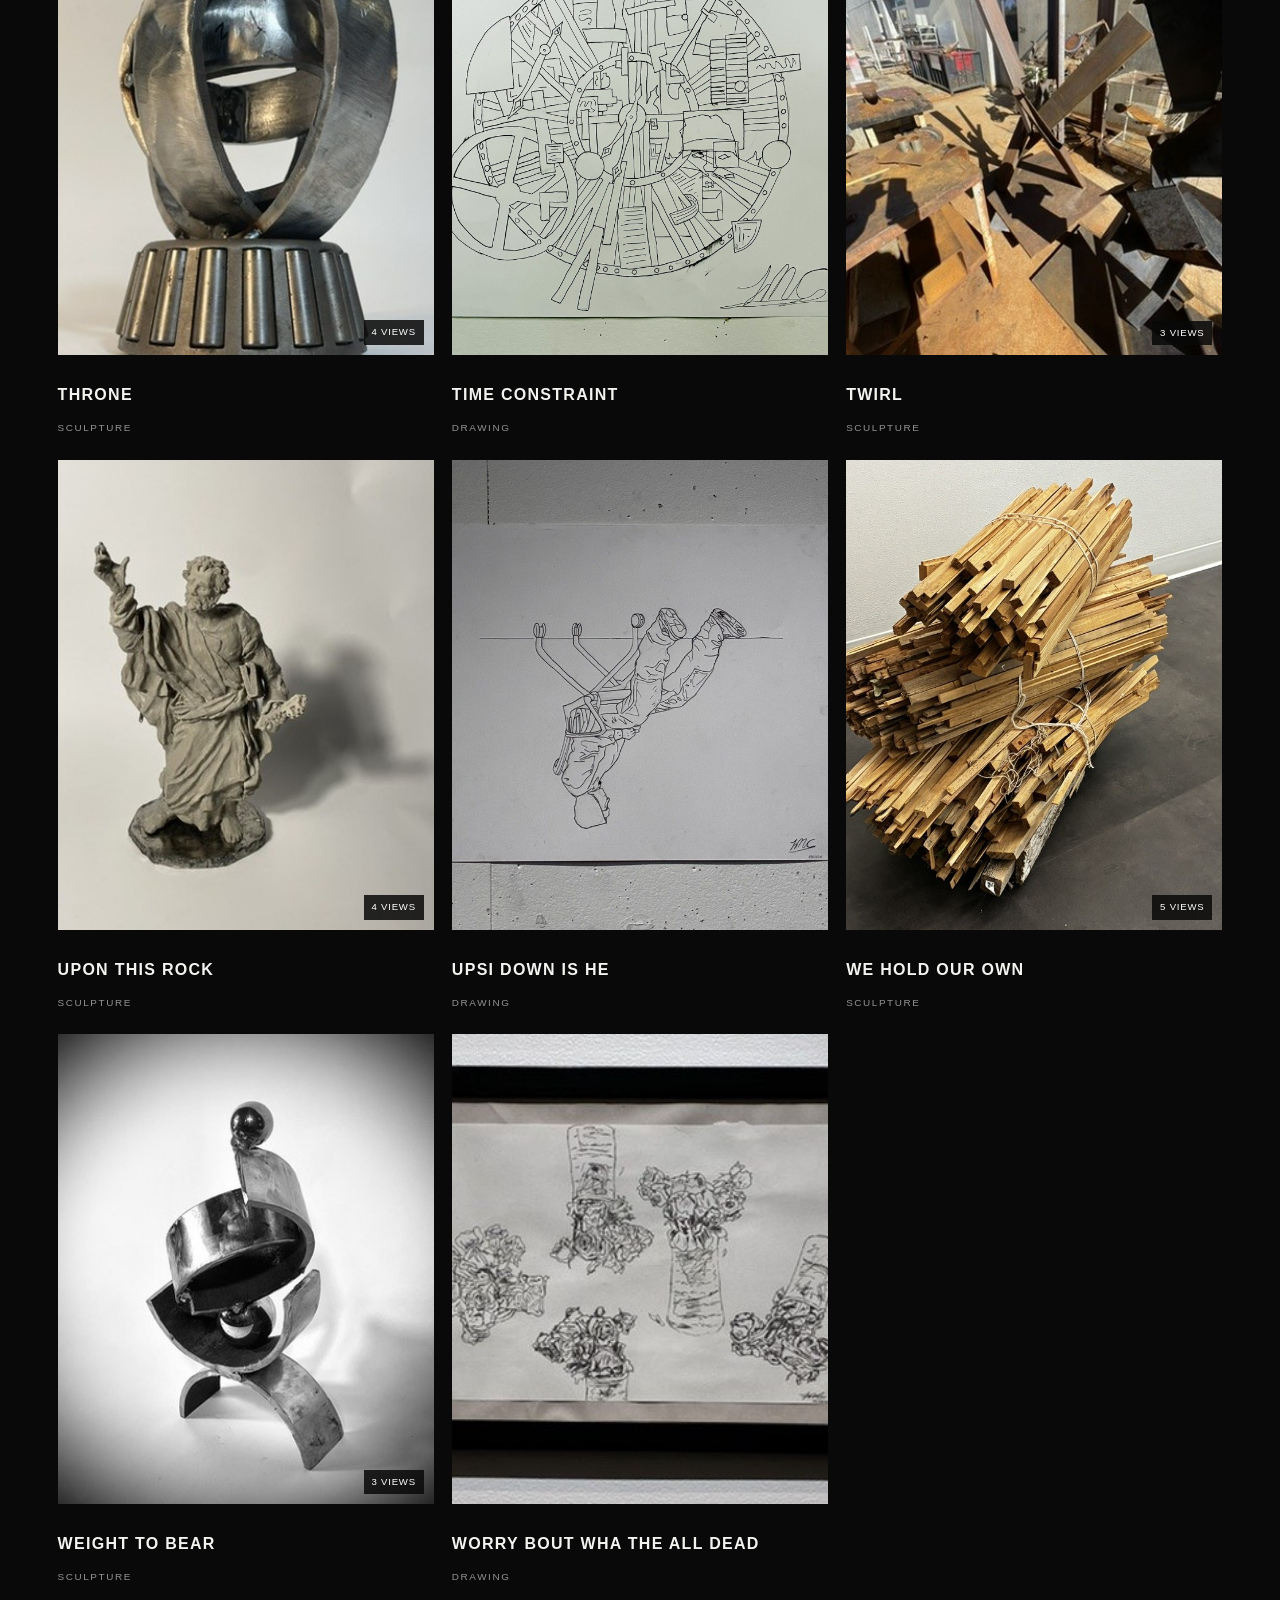
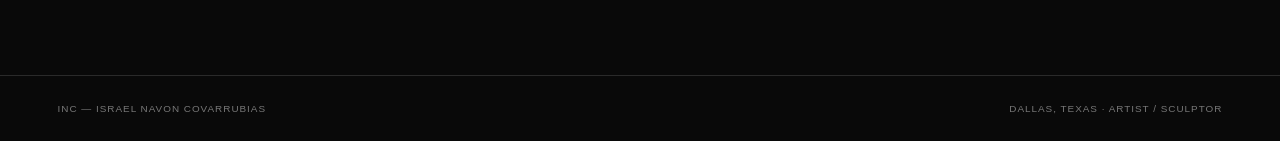
<file: work.html>
<!doctype html><html lang="en"><head><meta charset="utf-8"><meta name="viewport" content="width=device-width,initial-scale=1"><title>Work — INC</title><meta name="description" content="Official portfolio of Dallas-based artist Israel Navon Covarrubias."><meta name="theme-color" content="#090909"><link rel="stylesheet" href="styles.css"></head><body><nav><a class="logo" href="index.html" aria-label="INC home">INC</a><ul class="nav">
<li><a href="index.html">Home</a></li><li><a href="work.html">Work</a></li><li><a href="exhibitions.html">Exhibitions</a></li><li><a href="artist-bio.html">Bio</a></li><li><a href="artist-statement.html">Statement</a></li><li><a href="resume.html">Résumé</a></li><li><a href="projects.html">Projects</a></li><li><a href="contact.html">Contact</a></li></ul><div class="socials" aria-label="Social links">
<a href="https://www.facebook.com/share/1EYhy8aW3t/?mibextid=wwXIfr" aria-label="Facebook" title="Facebook" target="_blank" rel="noopener">f</a>
<a href="https://www.instagram.com/1nccy07/" aria-label="Instagram" title="Instagram" target="_blank" rel="noopener">◎</a>
<a href="https://youtube.com/@inc-yaw" aria-label="YouTube" title="YouTube" target="_blank" rel="noopener">▶</a>
<a href="https://www.linkedin.com/in/israel-covarrubias-417422427/" aria-label="LinkedIn" title="LinkedIn" target="_blank" rel="noopener">in</a></div></nav><main><header class="page-hero"><div class="eyebrow">01 / Portfolio</div><h1>Work</h1><p>Explore by medium. Related photographs are grouped together so multiple views remain part of one artwork.</p></header><section class="page-content"><div class="filters" id="filters"></div><div class="work-page-grid" id="works"></div></section>
<div class="modal" id="modal"><div class="modal-top"><div><h2 id="modal-title"></h2><div class="modal-sub" id="modal-sub"></div></div><button class="close" id="close" aria-label="Close">×</button></div><div class="views" id="views"></div></div><div class="zoom" id="zoom"><button id="zoom-close" aria-label="Close zoom">×</button><img id="zoom-img" alt="Enlarged artwork"></div></main><footer><span>INC — Israel Navon Covarrubias</span><span>Dallas, Texas · Artist / Sculptor</span></footer><script>
const items = [{"src":"images/anomaly.jpeg","title":"Anomaly","original":"Anomaly.jpeg","num":"001","category":"Painting"},{"src":"images/kenryu-003.jpg","title":"Kenryū","original":"Kenryu╠ä003.jpg","num":"003","category":"Sculpture"},{"src":"images/dug-4-da-fun-002.jpg","title":"Dug 4 Da Fun","original":"Dug 4 Da Fun002.jpg","num":"002","category":"Sculpture"},{"src":"images/seraphim-002.jpg","title":"Seraphim","original":"Seraphim002.jpg","num":"002","category":"Sculpture"},{"src":"images/we-hold-our-own-001.jpg","title":"We Hold Our Own","original":"We Hold Our Own001.jpg","num":"001","category":"Sculpture"},{"src":"images/lines-of-passage-101.jpg","title":"Lines of Passage","original":"Lines Of Passage101.jpg","num":"101","category":"Mixed Media"},{"src":"images/seraphim-003.jpg","title":"Seraphim","original":"Seraphim003.jpg","num":"003","category":"Sculpture"},{"src":"images/dug-4-da-fun-003.jpg","title":"Dug 4 Da Fun","original":"Dug 4 Da Fun003.jpg","num":"003","category":"Sculpture"},{"src":"images/kenryu-002.jpg","title":"Kenryū","original":"Kenryu╠ä002.jpg","num":"002","category":"Sculpture"},{"src":"images/dug-4-da-fun-001.jpg","title":"Dug 4 Da Fun","original":"Dug 4 Da Fun001.jpg","num":"001","category":"Sculpture"},{"src":"images/seraphim-001.jpg","title":"Seraphim","original":"Seraphim001.jpg","num":"001","category":"Sculpture"},{"src":"images/we-hold-our-own-002.jpg","title":"We Hold Our Own","original":"We Hold Our Own002.jpg","num":"002","category":"Sculpture"},{"src":"images/we-hold-our-own-003.jpg","title":"We Hold Our Own","original":"We Hold Our Own003.jpg","num":"003","category":"Sculpture"},{"src":"images/kenryu-001.jpg","title":"Kenryū","original":"Kenryu╠ä001.jpg","num":"001","category":"Sculpture"},{"src":"images/upon-this-rock-002.jpg","title":"Upon This Rock","original":"Upon This Rock002.jpg","num":"002","category":"Sculpture"},{"src":"images/seraphim-005.jpg","title":"Seraphim","original":"Seraphim005.jpg","num":"005","category":"Sculpture"},{"src":"images/upon-this-rock-003.jpg","title":"Upon This Rock","original":"Upon This Rock003.jpg","num":"003","category":"Sculpture"},{"src":"images/floating-cloud-101.jpg","title":"Floating Cloud","original":"Floating Cloud101.jpg","num":"101","category":"Drawing"},{"src":"images/mp-001.jpg","title":"MP","original":"MP001.jpg","num":"001","category":"Sculpture"},{"src":"images/twirl-004.jpg","title":"Twirl","original":"Twirl 5004.jpg","num":"004","category":"Sculpture"},{"src":"images/mp-003.jpg","title":"MP","original":"MP003.jpg","num":"003","category":"Sculpture"},{"src":"images/upon-this-rock-001.jpg","title":"Upon This Rock","original":"Upon This Rock001.jpg","num":"001","category":"Sculpture"},{"src":"images/we-hold-our-own-004.jpg","title":"We Hold Our Own","original":"We Hold Our Own004.jpg","num":"004","category":"Sculpture"},{"src":"images/shards-005.jpg","title":"Shards","original":"shards05.jpg","num":"005","category":"Sculpture"},{"src":"images/continuous-stroke-101.jpg","title":"Continuous Stroke","original":"Continuous Stroke101.jpg","num":"101","category":"Drawing"},{"src":"images/mp-002.jpg","title":"MP","original":"MP002.jpg","num":"002","category":"Sculpture"},{"src":"images/confusion-and-prejudice-000.jpg","title":"Confusion And Prejudice","original":"Confusion And Prejudice0jpg.jpg","num":"000","category":"Painting"},{"src":"images/skewered-balance-001.jpg","title":"Skewered Balance","original":"Skewered Balance001.jpg","num":"001","category":"Sculpture"},{"src":"images/small-world-002.jpeg","title":"Small World","original":"Small World002.jpeg","num":"002","category":"Sculpture"},{"src":"images/shiny-critter-101.jpg","title":"Shiny Critter","original":"Shiny Critter.jpg","num":"101","category":"Sculpture"},{"src":"images/photoshoot-101.jpg","title":"PHOTOSHOOT","original":"Photoshoot101.jpg","num":"101","category":"Drawing"},{"src":"images/skewered-balance-002.jpg","title":"Skewered Balance","original":"Skewered Balance002.jpg","num":"002","category":"Sculpture"},{"src":"images/saran-002.jpeg","title":"SARAN","original":"Saran002.jpeg","num":"002","category":"Mixed Media"},{"src":"images/skewered-balance-003.jpg","title":"Skewered Balance","original":"Skewered Balance003.jpg","num":"003","category":"Sculpture"},{"src":"images/weight-to-bear-002.jpg","title":"Weight To Bear","original":"Weight To Bear002.jpg","num":"002","category":"Sculpture"},{"src":"images/other-side-002.jpg","title":"Otherside","original":"Other Side002.jpg","num":"002","category":"Mixed Media"},{"src":"images/weight-to-bear-003.jpg","title":"Weight To Bear","original":"Weight To Bear003.jpg","num":"003","category":"Sculpture"},{"src":"images/24th-101.jpg","title":"24th","original":"24th101.jpg","num":"101","category":"Drawing"},{"src":"images/weight-to-bear-001.jpg","title":"Weight To Bear","original":"Weight To Bear001.jpg","num":"001","category":"Sculpture"},{"src":"images/saran-001.jpg","title":"SARAN","original":"Saran001.jpg","num":"001","category":"Mixed Media"},{"src":"images/small-world-003.jpeg","title":"Small World","original":"Small World003.jpeg","num":"003","category":"Sculpture"},{"src":"images/other-side-001.jpg","title":"Otherside","original":"Other Side001.jpg","num":"001","category":"Mixed Media"},{"src":"images/throne-004.jpg","title":"Throne","original":"Throne004.jpg","num":"004","category":"Sculpture"},{"src":"images/shards-002.jpg","title":"Shards","original":"Shards002.jpg","num":"002","category":"Sculpture"},{"src":"images/blind-leading-blind-001.jpg","title":"Blind Leading Blind","original":"Blind Leading Blind001.jpg","num":"001","category":"Mixed Media"},{"src":"images/let-me-be-000.jpg","title":"Let Me Be","original":"Let Me Be00.jpg","num":"000","category":"Projects"},{"src":"images/shards-003.jpg","title":"Shards","original":"Shards003.jpg","num":"003","category":"Sculpture"},{"src":"images/confusion-and-prejudice-001.jpg","title":"Confusion And Prejudice","original":"Confusion And Prejudice001.jpg","num":"001","category":"Painting"},{"src":"images/ichabod-001.jpg","title":"Ichabad","original":"Ichabod001.jpg","num":"001","category":"Sculpture"},{"src":"images/ichabod-003.jpg","title":"Ichabad","original":"Ichabod003.jpg","num":"003","category":"Sculpture"},{"src":"images/confusion-and-prejudice-003.jpg","title":"Confusion And Prejudice","original":"Confusion And Prejudice003.jpg","num":"003","category":"Painting"},{"src":"images/shards-001.jpg","title":"Shards","original":"Shards001.jpg","num":"001","category":"Sculpture"},{"src":"images/blind-leading-blind-002.jpg","title":"Blind Leading Blind","original":"Blind Leading Blind002.jpg","num":"002","category":"Mixed Media"},{"src":"images/blind-leading-blind-003.jpg","title":"Blind Leading Blind","original":"Blind Leading Blind003.jpg","num":"003","category":"Mixed Media"},{"src":"images/confusion-and-prejudice-002.jpg","title":"Confusion And Prejudice","original":"Confusion And Prejudice002.jpg","num":"002","category":"Painting"},{"src":"images/even-dead-so-i-live-101.jpg","title":"Even Dead So I Live","original":"Even Dead So I Live101.jpg","num":"101","category":"Drawing"},{"src":"images/coab-004.jpg","title":"Coab","original":"coab004.jpg","num":"004","category":"Mixed Media"},{"src":"images/ichabod-002.jpg","title":"Ichabad","original":"Ichabod002.jpg","num":"002","category":"Sculpture"},{"src":"images/throne-002.jpg","title":"Throne","original":"Throne002.jpg","num":"002","category":"Sculpture"},{"src":"images/shards-004.jpg","title":"Shards","original":"Shards004.jpg","num":"004","category":"Sculpture"},{"src":"images/twirl-002.jpg","title":"Twirl","original":"Twirl002.jpg","num":"002","category":"Sculpture"},{"src":"images/blind-leading-blind-006.jpg","title":"Blind Leading Blind","original":"Blind leading blind006.jpg","num":"006","category":"Mixed Media"},{"src":"images/we-hold-our-own-005.jpg","title":"We Hold Our Own","original":"We Hold Our Own005 jpg.jpg","num":"005","category":"Sculpture"},{"src":"images/throne-003.jpg","title":"Throne","original":"Throne003.jpg","num":"003","category":"Sculpture"},{"src":"images/coab-001.jpg","title":"Coab","original":"Coab001.jpg","num":"001","category":"Mixed Media"},{"src":"images/coab-003.jpg","title":"Coab","original":"coab003.jpg","num":"003","category":"Mixed Media"},{"src":"images/confusion-and-prejudice-005.jpg","title":"Confusion And Prejudice","original":"Confusion And Prejudice005.jpg","num":"005","category":"Painting"},{"src":"images/throne-001.jpg","title":"Throne","original":"Throne001.jpg","num":"001","category":"Sculpture"},{"src":"images/upsi-down-is-he-101.jpg","title":"Upsi Down Is He","original":"Upsi Down Is He ΓÇö upside-down drawing101.jpg","num":"101","category":"Drawing"},{"src":"images/blind-leading-blind-004.jpg","title":"Blind Leading Blind","original":"Blind Leading Blind004.jpg","num":"004","category":"Mixed Media"},{"src":"images/line-average-101.jpg","title":"Line Average","original":"Line Average101.jpg","num":"101","category":"Drawing"},{"src":"images/blind-leading-blind-005.jpg","title":"Blind Leading Blind","original":"Blind Leading Blind005.jpg","num":"005","category":"Mixed Media"},{"src":"images/confusion-and-prejudice-004.jpg","title":"Confusion And Prejudice","original":"Confusion And Prejudice004.jpg","num":"004","category":"Painting"},{"src":"images/coab-002.jpg","title":"Coab","original":"Coab002.jpg","num":"002","category":"Mixed Media"},{"src":"images/let-me-be-002.jpg","title":"Let Me Be","original":"Let Me Be002.jpg","num":"002","category":"Projects"},{"src":"images/the-prayer-003.jpg","title":"The Prayer","original":"The Prayer003.jpg","num":"003","category":"Mixed Media"},{"src":"images/upon-this-rock-101.jpg","title":"Upon This Rock","original":"Upon  This Rock004g.jpg","num":"101","category":"Sculpture"},{"src":"images/larry-the-lobster-101.jpg","title":"Larry The Lobster","original":"Larry The Lobster101.jpg","num":"101","category":"Sculpture"},{"src":"images/the-prayer-002.jpg","title":"The Prayer","original":"The Prayer002.jpg","num":"002","category":"Mixed Media"},{"src":"images/small-world-001.jpg","title":"Small world","original":"Small world001.jpg","num":"001","category":"Sculpture"},{"src":"images/otherside-003.jpg","title":"Otherside","original":"Otherside003.jpg","num":"003","category":"Mixed Media"},{"src":"images/let-me-be-001.jpg","title":"Let Me Be","original":"Let Me Be001.jpg","num":"001","category":"Projects"},{"src":"images/twirl-001.jpg","title":"Twirl","original":"Twril001.jpg","num":"001","category":"Sculpture"},{"src":"images/the-prayer-001.jpg","title":"The Prayer","original":"The Prayer001.jpg","num":"001","category":"Mixed Media"},{"src":"images/let-me-be-004.jpg","title":"Let Me Be","original":"Let Me Be004.jpg","num":"004","category":"Projects"},{"src":"images/curbside-street-chicken-101.jpg","title":"Curbside Street Chicken","original":"Curbside Street Chicken101.jpg","num":"101","category":"Drawing"},{"src":"images/snow-storm-chaos-101.jpg","title":"Snow Storm Chaos","original":"Snow Storm Chaos101.jpg","num":"101","category":"Drawing"},{"src":"images/my-starry-dark-night-003.jpg","title":"My Starry/Dark Night","original":"My Starry:Dark Night003.jpg","num":"003","category":"Mixed Media"},{"src":"images/daily-bread-101.jpg","title":"Daily Bread","original":"Daily Bread101.jpg","num":"101","category":"Drawing"},{"src":"images/time-constraint-101.jpg","title":"Time Constraint","original":"Time Constraint101.jpg","num":"101","category":"Drawing"},{"src":"images/my-starry-dark-night-002.jpg","title":"My Starry/Dark Night","original":"My Starry:Dark Night002.jpg","num":"002","category":"Mixed Media"},{"src":"images/the-prayer-004.jpg","title":"The Prayer","original":"The Prayer004.jpg","num":"004","category":"Mixed Media"},{"src":"images/self-portrait-101.jpg","title":"Self Portrait","original":"Self Portrait 2101.jpg","num":"101","category":"Drawing"},{"src":"images/worry-bout-wha-they-all-dead-101.jpg","title":"Worry Bout Wha The All Dead","original":"Worry Bout Wha They All Dead101.jpg","num":"101","category":"Drawing"},{"src":"images/my-starry-dark-night-001.jpg","title":"My Starry/Dark Night","original":"My Starry:Dark Night001.jpg","num":"001","category":"Mixed Media"}];
{const norm=s=>s.toLowerCase().replace(/[^a-z0-9]/g,'');const groups=new Map();for(const i of items){const k=norm(i.title);if(!groups.has(k))groups.set(k,{title:i.title,category:i.category,images:[]});groups.get(k).images.push(i)}const all=[...groups.values()];const preferred=['Lines of Passage','Coab','Prayer','Anomaly'];all.sort((a,b)=>{let x=preferred.indexOf(a.title),y=preferred.indexOf(b.title);if(x>=0||y>=0)return(x<0?99:x)-(y<0?99:y);return a.title.localeCompare(b.title)});const cats=['All','Sculpture','Painting','Drawing','Mixed Media','Projects'];let current='All';const fs=document.getElementById('filters'),ws=document.getElementById('works');cats.forEach(c=>{let b=document.createElement('button');b.className='filter'+(c==='All'?' active':'');b.textContent=c;b.onclick=()=>{current=c;fs.querySelectorAll('button').forEach(x=>x.classList.toggle('active',x===b));render()};fs.appendChild(b)});function render(){ws.innerHTML='';all.filter(g=>current==='All'||g.category===current).forEach(g=>{let b=document.createElement('button');b.className='work';b.type='button';let cover=document.createElement('div');cover.className='cover';let im=document.createElement('img');im.loading='lazy';im.src=g.images[0].src;im.alt=g.title;cover.appendChild(im);if(g.images.length>1){let n=document.createElement('span');n.className='count';n.textContent=g.images.length+' VIEWS';cover.appendChild(n)}let h=document.createElement('h3');h.textContent=g.title;let m=document.createElement('div');m.className='meta';m.textContent=g.category;b.append(cover,h,m);b.onclick=()=>open(g);ws.appendChild(b)})}function open(g){document.getElementById('modal-title').textContent=g.title;document.getElementById('modal-sub').textContent=g.category+' · '+g.images.length+(g.images.length===1?' image':' views');let v=document.getElementById('views');v.innerHTML='';g.images.forEach(i=>{let w=document.createElement('div'),im=document.createElement('img'),cap=document.createElement('div');im.src=i.src;im.alt=g.title+' '+i.num;im.loading='lazy';im.onclick=()=>{document.getElementById('zoom-img').src=i.src;document.getElementById('zoom').classList.add('open')};cap.className='view-label';cap.textContent='View '+i.num;w.append(im,cap);v.appendChild(w)});document.getElementById('modal').classList.add('open');document.body.style.overflow='hidden'}function close(){document.getElementById('modal').classList.remove('open');document.body.style.overflow=''}document.getElementById('close').onclick=close;document.getElementById('modal').onclick=e=>{if(e.target.id==='modal')close()};document.getElementById('zoom-close').onclick=()=>document.getElementById('zoom').classList.remove('open');document.getElementById('zoom').onclick=e=>{if(e.target.id==='zoom')document.getElementById('zoom').classList.remove('open')};document.addEventListener('keydown',e=>{if(e.key==='Escape'){close();document.getElementById('zoom').classList.remove('open')}});render()}
</script></body></html>
</file>
<file: styles.css>
:root{--bg:#090909;--panel:#111;--line:#2a2a2a;--muted:#939393;--text:#f3f3f0;--accent:#c6ff63}
*{box-sizing:border-box}html{scroll-behavior:smooth;scroll-padding-top:82px}body{margin:0;background:var(--bg);color:var(--text);font-family:Arial,Helvetica,sans-serif;line-height:1.55}a{color:inherit;text-decoration:none}button{font:inherit}
nav{position:sticky;top:0;z-index:20;display:flex;justify-content:space-between;align-items:center;gap:24px;padding:16px 4.5vw;background:rgba(9,9,9,.94);backdrop-filter:blur(14px);border-bottom:1px solid var(--line)}
.logo{font-size:1.5rem;font-weight:950;letter-spacing:-.09em;white-space:nowrap}.nav{display:flex;gap:clamp(10px,2vw,27px);list-style:none;margin:0;padding:0;font-size:.68rem;text-transform:uppercase;letter-spacing:.12em}.nav a{color:#c6c6c6}.nav a:hover,.nav a:focus{color:var(--accent)}
.socials{display:flex;gap:10px;align-items:center}.socials a{width:25px;height:25px;display:grid;place-items:center;border:1px solid #444;border-radius:50%;font-size:.58rem;font-weight:bold;color:#ddd}.socials a:hover{border-color:var(--accent);color:var(--accent)}
.hero{min-height:78vh;padding:6vh 4.5vw 7vh;display:grid;grid-template-columns:1.05fr .95fr;gap:5vw;align-items:center;border-bottom:1px solid var(--line)}.eyebrow,.label,.meta,.micro{font-size:.68rem;text-transform:uppercase;letter-spacing:.16em;color:var(--muted)}.eyebrow{margin-bottom:24px}.hero h1{font-size:clamp(3.5rem,8vw,8.7rem);line-height:.82;letter-spacing:-.095em;margin:0;font-weight:950}.hero h1 span{display:block;color:#777}.hero-copy{max-width:560px;color:#bcbcbc;font-size:1rem;margin-top:28px}.hero-actions{display:flex;gap:18px;align-items:center;margin-top:28px;font-size:.7rem;text-transform:uppercase;letter-spacing:.12em}.text-link{border-bottom:1px solid var(--accent);padding-bottom:5px}.text-link:hover{color:var(--accent)}.hero-art{position:relative;min-height:390px;height:62vh;max-height:720px;background:#151515;overflow:hidden}.hero-art img{width:100%;height:100%;object-fit:cover;display:block}.hero-art figcaption{position:absolute;bottom:0;left:0;right:0;padding:40px 20px 18px;background:linear-gradient(transparent,#000c);font-size:.72rem;text-transform:uppercase;letter-spacing:.12em}
section{padding:90px 4.5vw;border-bottom:1px solid var(--line)}.section-top{display:flex;justify-content:space-between;align-items:end;gap:28px;margin-bottom:32px}.section-top h2{font-size:clamp(2.8rem,6vw,6rem);line-height:.84;letter-spacing:-.075em;margin:10px 0 0}.section-note{max-width:400px;color:#888;font-size:.85rem}.filters{display:flex;flex-wrap:wrap;gap:8px;margin:24px 0 30px}.filter{border:1px solid #383838;background:none;color:#aaa;padding:9px 12px;font-size:.65rem;text-transform:uppercase;letter-spacing:.1em;cursor:pointer}.filter.active,.filter:hover{background:var(--accent);border-color:var(--accent);color:#111}
.works{display:grid;grid-template-columns:repeat(3,minmax(0,1fr));gap:26px 18px}.work{border:0;padding:0;background:transparent;color:inherit;text-align:left;cursor:pointer;min-width:0}.cover{background:#151515;aspect-ratio:4/5;overflow:hidden;position:relative}.cover img{width:100%;height:100%;object-fit:cover;display:block;transition:transform .4s,opacity .4s}.work:hover .cover img{transform:scale(1.025);opacity:.82}.count{position:absolute;right:10px;bottom:10px;background:#090909d9;color:white;padding:5px 8px;font-size:.6rem;letter-spacing:.08em}.work h3{font-size:1rem;font-weight:600;margin:12px 0 2px}.work .meta{font-size:.62rem}
.exhibitions{display:grid;grid-template-columns:1fr 1fr;gap:24px}.exhibition{background:#111;border:1px solid #252525}.exhibition-media{aspect-ratio:4/3;background:#171717;overflow:hidden}.exhibition-media img{width:100%;height:100%;object-fit:cover;display:block}.exhibition-body{padding:22px}.exhibition-body h3{font-size:1.5rem;letter-spacing:-.04em;margin:8px 0}.exhibition-body p{color:#aaa;font-size:.86rem;margin:6px 0}.exhibition-links{display:flex;gap:14px;flex-wrap:wrap;margin-top:18px;font-size:.67rem;text-transform:uppercase;letter-spacing:.1em}.exhibition-links button{border:0;border-bottom:1px solid var(--accent);padding:0 0 4px;background:none;color:var(--text);cursor:pointer}
.about-grid{display:grid;grid-template-columns:.85fr 1.15fr;gap:7vw;margin-top:40px;align-items:start}.portrait{width:100%;max-height:700px;object-fit:cover;display:block;filter:grayscale(100%)}.about-title{font-size:clamp(3rem,6vw,6rem);line-height:.86;letter-spacing:-.08em;margin:0}.about-text{max-width:680px;color:#bcbcbc;font-size:.97rem}.about-text p{white-space:pre-line}.statement{border-top:1px solid #333;margin-top:38px;padding-top:28px}.statement h3{color:var(--text);font-size:.68rem;text-transform:uppercase;letter-spacing:.16em}.statement p{margin:14px 0}
.resume-grid{display:grid;grid-template-columns:1fr 1fr;gap:30px}.resume-grid h3{font-size:1.15rem;margin:0 0 12px}.resume-grid p,.resume-grid li{color:#aaa;font-size:.9rem}.resume-grid ul{padding-left:20px}
.contact{min-height:48vh;display:flex;flex-direction:column;justify-content:center}.contact h2{font-size:clamp(3.5rem,9vw,9rem);line-height:.82;letter-spacing:-.09em;margin:24px 0}.email{margin-top:25px;border-bottom:1px solid var(--accent);padding-bottom:5px;width:max-content}
footer{padding:25px 4.5vw;color:#777;display:flex;justify-content:space-between;gap:20px;text-transform:uppercase;letter-spacing:.1em;font-size:.62rem}
.modal{display:none;position:fixed;inset:0;z-index:50;background:#050505f7;overflow:auto;padding:22px 4vw}.modal.open{display:block}.modal-top{display:flex;justify-content:space-between;align-items:start;gap:20px;position:sticky;top:0;background:#080808ed;padding:10px 0 18px;z-index:2}.modal h2{font-size:clamp(2rem,5vw,4rem);letter-spacing:-.06em;line-height:1;margin:0}.close{background:none;border:0;color:white;font-size:2rem;cursor:pointer}.modal-sub{color:#888;text-transform:uppercase;letter-spacing:.12em;font-size:.7rem;margin-top:8px}.views{display:grid;grid-template-columns:repeat(2,minmax(0,1fr));gap:16px}.views img{width:100%;max-height:78vh;object-fit:contain;background:#111;cursor:zoom-in}.view-label{color:#888;font-size:.7rem;padding-top:6px}.zoom{display:none;position:fixed;inset:0;z-index:70;background:#000f;align-items:center;justify-content:center;padding:25px}.zoom.open{display:flex}.zoom img{max-width:96vw;max-height:90vh;object-fit:contain}.zoom button{position:absolute;right:25px;top:10px;background:none;color:white;border:0;font-size:2rem;cursor:pointer}
@media(max-width:900px){nav{flex-wrap:wrap}.hero{grid-template-columns:1fr;min-height:auto;padding-top:9vh}.hero-art{height:55vh;min-height:300px}.works{grid-template-columns:repeat(2,minmax(0,1fr))}.about-grid{grid-template-columns:1fr 1fr}.nav{order:3;width:100%;justify-content:space-between}.socials{margin-left:auto}}
@media(max-width:600px){nav{padding:14px 5vw;gap:12px}.logo{font-size:1.35rem}.nav{gap:9px;font-size:.56rem;letter-spacing:.05em}.socials{gap:6px}.socials a{width:23px;height:23px}.hero{padding:8vh 5vw 6vh;gap:26px}.hero h1{font-size:clamp(3.5rem,16vw,6rem)}.hero-art{height:48vh;min-height:270px}.section-top{display:block}.section-note{margin-top:18px}.works{grid-template-columns:repeat(2,minmax(0,1fr));gap:20px 12px}.work h3{font-size:.88rem}section{padding:70px 5vw}.exhibitions{grid-template-columns:1fr}.about-grid{grid-template-columns:1fr;gap:28px}.portrait{max-height:560px;object-position:center 35%}.resume-grid{grid-template-columns:1fr}.views{grid-template-columns:1fr}footer{flex-direction:column}}

/* Multi-page INC layout */
.page-hero{padding:9vh 4.5vw 5vh;border-bottom:1px solid var(--line)}
.page-hero h1{font-size:clamp(3rem,8vw,7rem);line-height:.88;letter-spacing:-.08em;margin:14px 0 20px}
.page-hero p{color:#aaa;max-width:720px;font-size:1rem}
.page-content{padding:60px 4.5vw 90px;min-height:50vh}
.page-content h2{font-size:clamp(1.8rem,3.6vw,3.2rem);letter-spacing:-.055em;line-height:1;margin:0 0 18px}
.page-content h3{font-size:1rem;letter-spacing:.08em;text-transform:uppercase;margin:28px 0 12px}
.page-content p,.page-content li{color:#bcbcbc}
.page-content a.inline-link{border-bottom:1px solid var(--accent)}
.page-grid{display:grid;grid-template-columns:repeat(3,minmax(0,1fr));gap:20px}
.page-card{border:1px solid #252525;background:#101010;padding:18px;min-width:0}
.page-card img{width:100%;aspect-ratio:4/5;object-fit:cover;display:block;margin-bottom:14px;background:#161616}
.page-card h3{margin:0 0 7px;letter-spacing:0;text-transform:none;font-size:1.1rem}
.page-card p{font-size:.85rem;margin:5px 0}
.filters{margin-top:0}
.profile-grid{display:grid;grid-template-columns:repeat(4,minmax(0,1fr));gap:12px;margin-top:28px}
.profile-grid img{width:100%;aspect-ratio:3/4;object-fit:cover;filter:grayscale(100%);background:#161616}
.social-link{display:inline-flex;align-items:center;gap:9px;margin:8px 10px 8px 0;padding:10px 14px;border:1px solid #393939;border-radius:99px;font-size:.75rem;letter-spacing:.08em;text-transform:uppercase}
.social-link:hover{border-color:var(--accent);color:var(--accent)}
.resume-section{border-top:1px solid #333;padding:24px 0}
.resume-entry{display:grid;grid-template-columns:1fr auto;gap:12px;margin:13px 0}
.resume-entry strong{color:#eee;font-weight:600}
.resume-entry .date{color:#888;font-size:.82rem;white-space:nowrap}
.resume-entry p{margin:3px 0;font-size:.88rem}
.work-page-grid{display:grid;grid-template-columns:repeat(3,minmax(0,1fr));gap:24px 18px}
.work-page-grid .work{display:block}
.work-page-grid .cover img{object-fit:cover}
.exhibitions .exhibition-media img{object-fit:cover}
.small-note{color:#777;font-size:.78rem}
@media(max-width:900px){.page-grid,.work-page-grid{grid-template-columns:repeat(2,minmax(0,1fr))}.profile-grid{grid-template-columns:repeat(2,minmax(0,1fr))}}
@media(max-width:600px){.page-hero{padding:7vh 5vw 4vh}.page-content{padding:48px 5vw 70px}.page-grid,.work-page-grid{grid-template-columns:repeat(2,minmax(0,1fr));gap:13px}.page-card{padding:10px}.resume-entry{grid-template-columns:1fr;gap:0}.resume-entry .date{white-space:normal}.profile-grid{grid-template-columns:repeat(2,minmax(0,1fr))}}

/* Refinements from artist review */
.exhibition-placeholder{aspect-ratio:4/3;background:#141414;border:1px dashed #393939;display:flex;flex-direction:column;align-items:center;justify-content:center;text-align:center;padding:24px;color:#d8d8d8;gap:8px}.exhibition-placeholder span{font-size:.8rem;text-transform:uppercase;letter-spacing:.14em}.exhibition-placeholder small{font-size:.75rem;color:#858585}.flyer-open{display:inline-block;border:0;border-bottom:1px solid var(--accent);background:transparent;color:var(--text);padding:0 0 4px;font:inherit;cursor:pointer}.flyer-open:hover{color:var(--accent)}.flyer-modal{display:none;position:fixed;inset:0;z-index:100;background:#000e;align-items:center;justify-content:center;padding:24px}.flyer-modal.open{display:flex}.flyer-modal-inner{background:#111;border:1px solid #343434;max-width:min(94vw,1000px);max-height:94vh;padding:16px;display:flex;flex-direction:column}.flyer-modal-head{display:flex;justify-content:space-between;align-items:center;gap:20px;padding-bottom:12px}.flyer-modal-head strong{font-size:.8rem;text-transform:uppercase;letter-spacing:.1em}.flyer-modal-head button{background:none;border:0;color:#fff;font-size:2rem;line-height:1;cursor:pointer}.flyer-modal img{max-width:100%;max-height:calc(94vh - 80px);object-fit:contain}.statement-page{max-width:900px;margin:0 auto;padding:20px 0}.statement-page .about-text{max-width:800px;font-size:1.05rem}.statement-page .statement{margin-top:45px}.page-content .inline-link{background:none;color:inherit;font:inherit;cursor:pointer}.exhibition .inline-link{font-size:.8rem}
</file>
